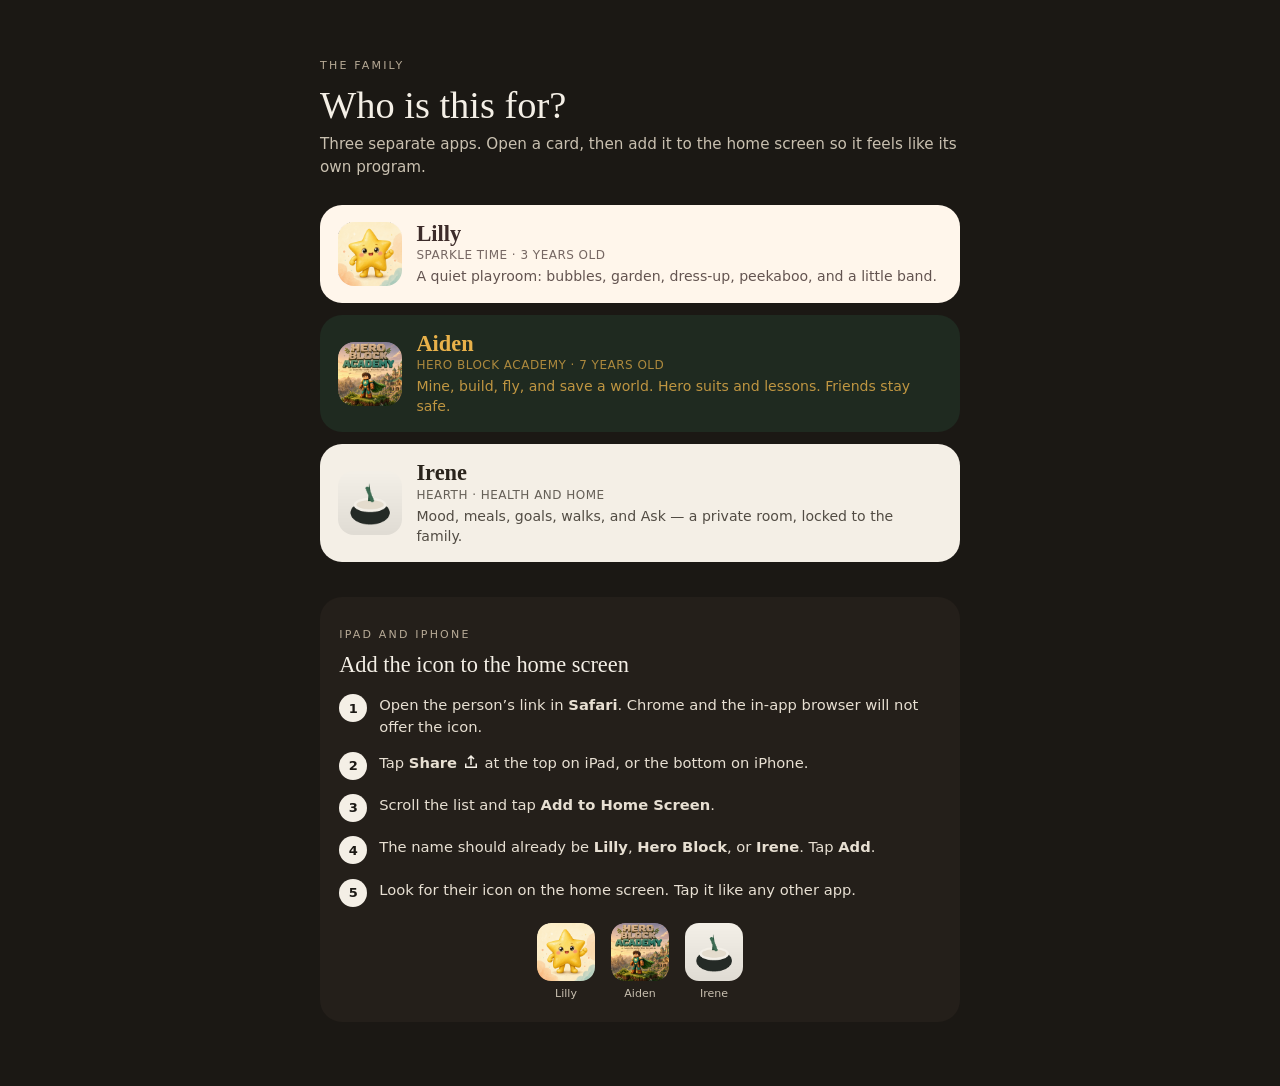
<file: index.html>
<!DOCTYPE html>
<html lang="en">
<head>
  <meta charset="UTF-8" />
  <meta name="viewport" content="width=device-width, initial-scale=1, viewport-fit=cover" />
  <meta name="theme-color" content="#1b1814" />
  <title>Family apps</title>
  <style>
    body { margin:0; min-height:100dvh; background:#1b1814; color:#f4efe6; font-family:Georgia,serif; }
    main { max-width:40rem; margin:0 auto; padding:3rem 1.25rem 4rem; }
    p.k { letter-spacing:.2em; text-transform:uppercase; font-family:system-ui; font-size:11px; color:#b7aa96; }
    h1 { font-weight:500; font-size:2.4rem; margin:.3rem 0 .4rem; }
    .lead { font-family:system-ui; font-size:.95rem; line-height:1.5; color:#c9c0b0; margin:0 0 1.6rem; }
    a.card { display:flex; gap:14px; align-items:center; text-decoration:none; color:inherit; border-radius:22px; padding:1rem 1.15rem; margin:0 0 .75rem; }
    a.lilly { background:#fff6eb; color:#3d2c2a; }
    a.aiden { background:#1f2a20; color:#e8b14a; }
    a.hearth { background:#f4efe6; color:#2a241c; }
    .icon { width:64px; height:64px; border-radius:16px; object-fit:cover; flex:0 0 64px; }
    strong { display:block; font-size:1.4rem; }
    em { display:block; margin-top:.1rem; font-style:normal; font-family:system-ui; font-size:.75rem; letter-spacing:.04em; text-transform:uppercase; opacity:.7; }
    .card span { display:block; margin-top:.3rem; font-family:system-ui; font-size:.88rem; line-height:1.4; opacity:.8; }
    .guide { margin-top:2.2rem; background:#241f1a; border-radius:22px; padding:1.25rem 1.2rem 1.4rem; }
    .guide h2 { font-weight:500; font-size:1.4rem; margin:.2rem 0 1rem; }
    .step { display:flex; gap:12px; margin:0 0 .9rem; font-family:system-ui; }
    .num { flex:0 0 28px; height:28px; border-radius:50%; background:#f4efe6; color:#1b1814; display:grid; place-items:center; font-size:13px; font-weight:700; }
    .step p { margin:0; font-size:.92rem; line-height:1.45; color:#e7dfd2; }
    .step b { font-weight:700; }
    .share { display:inline-block; width:18px; height:18px; vertical-align:-3px; }
    .dock { display:flex; gap:16px; justify-content:center; margin-top:1rem; }
    .dock figure { margin:0; text-align:center; font-family:system-ui; font-size:11px; color:#c9c0b0; }
    .dock img { width:58px; height:58px; border-radius:14px; display:block; margin:0 auto 6px; }
  </style>
</head>
<body>
  <main>
    <p class="k">The family</p>
    <h1>Who is this for?</h1>
    <p class="lead">Three separate apps. Open a card, then add it to the home screen so it feels like its own program.</p>

    <a class="card lilly" href="lilly/">
      <img class="icon" src="icons/lilly-180.png" alt="" />
      <div>
        <strong>Lilly</strong>
        <em>Sparkle Time · 3 years old</em>
        <span>A quiet playroom: bubbles, garden, dress-up, peekaboo, and a little band.</span>
      </div>
    </a>
    <a class="card aiden" href="aiden/">
      <img class="icon" src="icons/aiden-180.png" alt="" />
      <div>
        <strong>Aiden</strong>
        <em>Hero Block Academy · 7 years old</em>
        <span>Mine, build, fly, and save a world. Hero suits and lessons. Friends stay safe.</span>
      </div>
    </a>
    <a class="card hearth" href="hearth/">
      <img class="icon" src="icons/irene-180.png" alt="" />
      <div>
        <strong>Irene</strong>
        <em>Hearth · health and home</em>
        <span>Mood, meals, goals, walks, and Ask — a private room, locked to the family.</span>
      </div>
    </a>

    <section class="guide" id="homescreen">
      <p class="k">iPad and iPhone</p>
      <h2>Add the icon to the home screen</h2>
      <div class="step">
        <div class="num">1</div>
        <p>Open the person’s link in <b>Safari</b>. Chrome and the in-app browser will not offer the icon.</p>
      </div>
      <div class="step">
        <div class="num">2</div>
        <p>Tap <b>Share</b>
          <svg class="share" viewBox="0 0 24 24" fill="none" stroke="#f4efe6" stroke-width="2"><path d="M12 16V4M8 8l4-4 4 4"/><path d="M5 14v5h14v-5"/></svg>
          at the top on iPad, or the bottom on iPhone.
        </p>
      </div>
      <div class="step">
        <div class="num">3</div>
        <p>Scroll the list and tap <b>Add to Home Screen</b>.</p>
      </div>
      <div class="step">
        <div class="num">4</div>
        <p>The name should already be <b>Lilly</b>, <b>Hero Block</b>, or <b>Irene</b>. Tap <b>Add</b>.</p>
      </div>
      <div class="step">
        <div class="num">5</div>
        <p>Look for their icon on the home screen. Tap it like any other app.</p>
      </div>
      <div class="dock">
        <figure>
          <img src="icons/lilly-180.png" alt="" />
          Lilly
        </figure>
        <figure>
          <img src="icons/aiden-180.png" alt="" />
          Aiden
        </figure>
        <figure>
          <img src="icons/irene-180.png" alt="" />
          Irene
        </figure>
      </div>
    </section>
  </main>
</body>
</html>
</file>
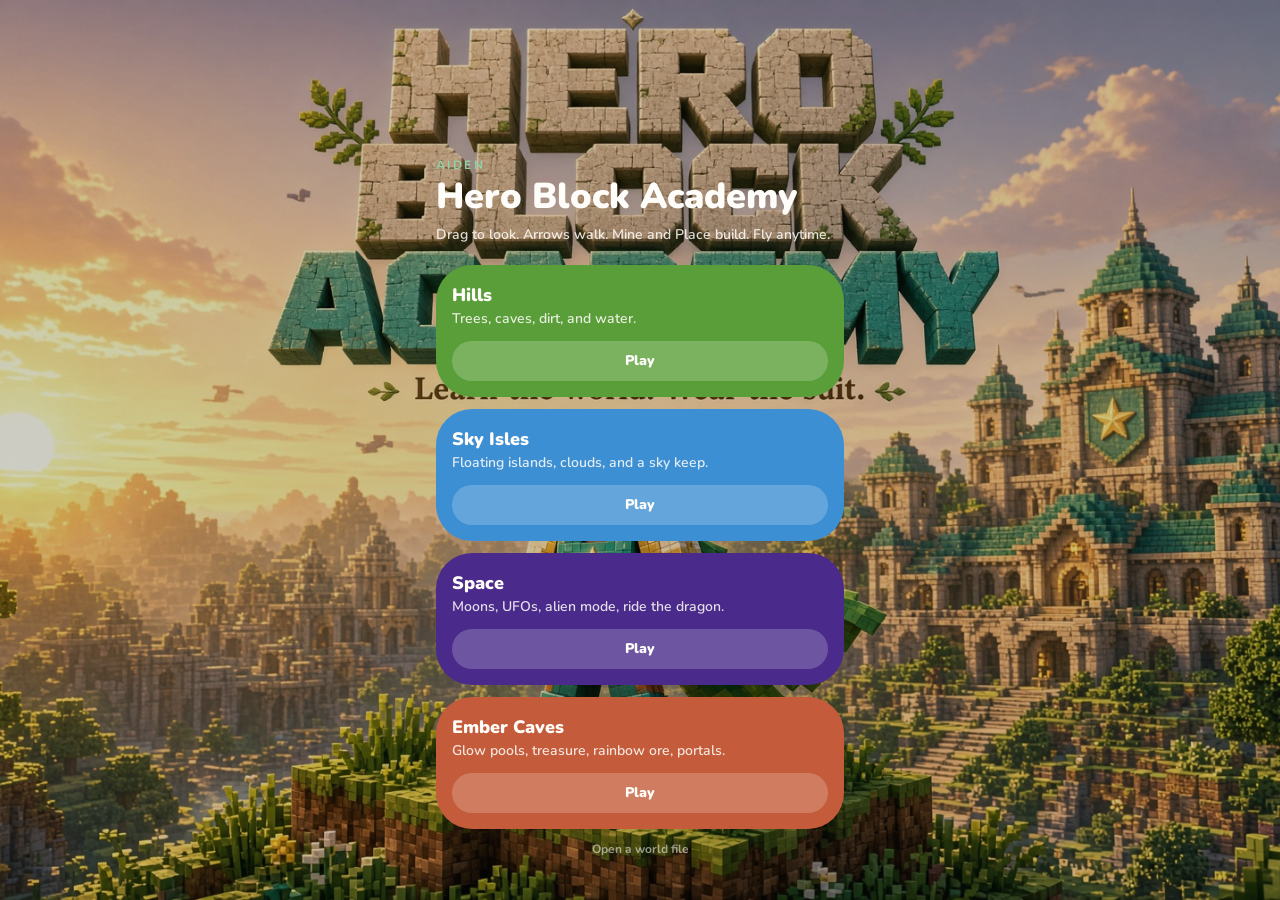
<file: aiden/index.html>
<!DOCTYPE html>
<html lang="en">
  <head>
    <meta charset="UTF-8" />
    <meta name="viewport" content="width=device-width, initial-scale=1, maximum-scale=1, user-scalable=no, viewport-fit=cover" />
    <meta name="apple-mobile-web-app-capable" content="yes" />
    <meta name="apple-mobile-web-app-title" content="Hero Block" />
    <link rel="apple-touch-icon" href="./icon-180.png" />
    <link rel="manifest" href="./manifest.json" />
    <meta name="theme-color" content="#141c16" />
    <title>Hero Block Academy</title>
    <script type="module" crossorigin src="./assets/index-Cz1G92Fz.js"></script>
    <link rel="stylesheet" crossorigin href="./assets/index-BlwRezLp.css">
  </head>
  <body>
    <div id="root"></div>
  </body>
</html>
</file>
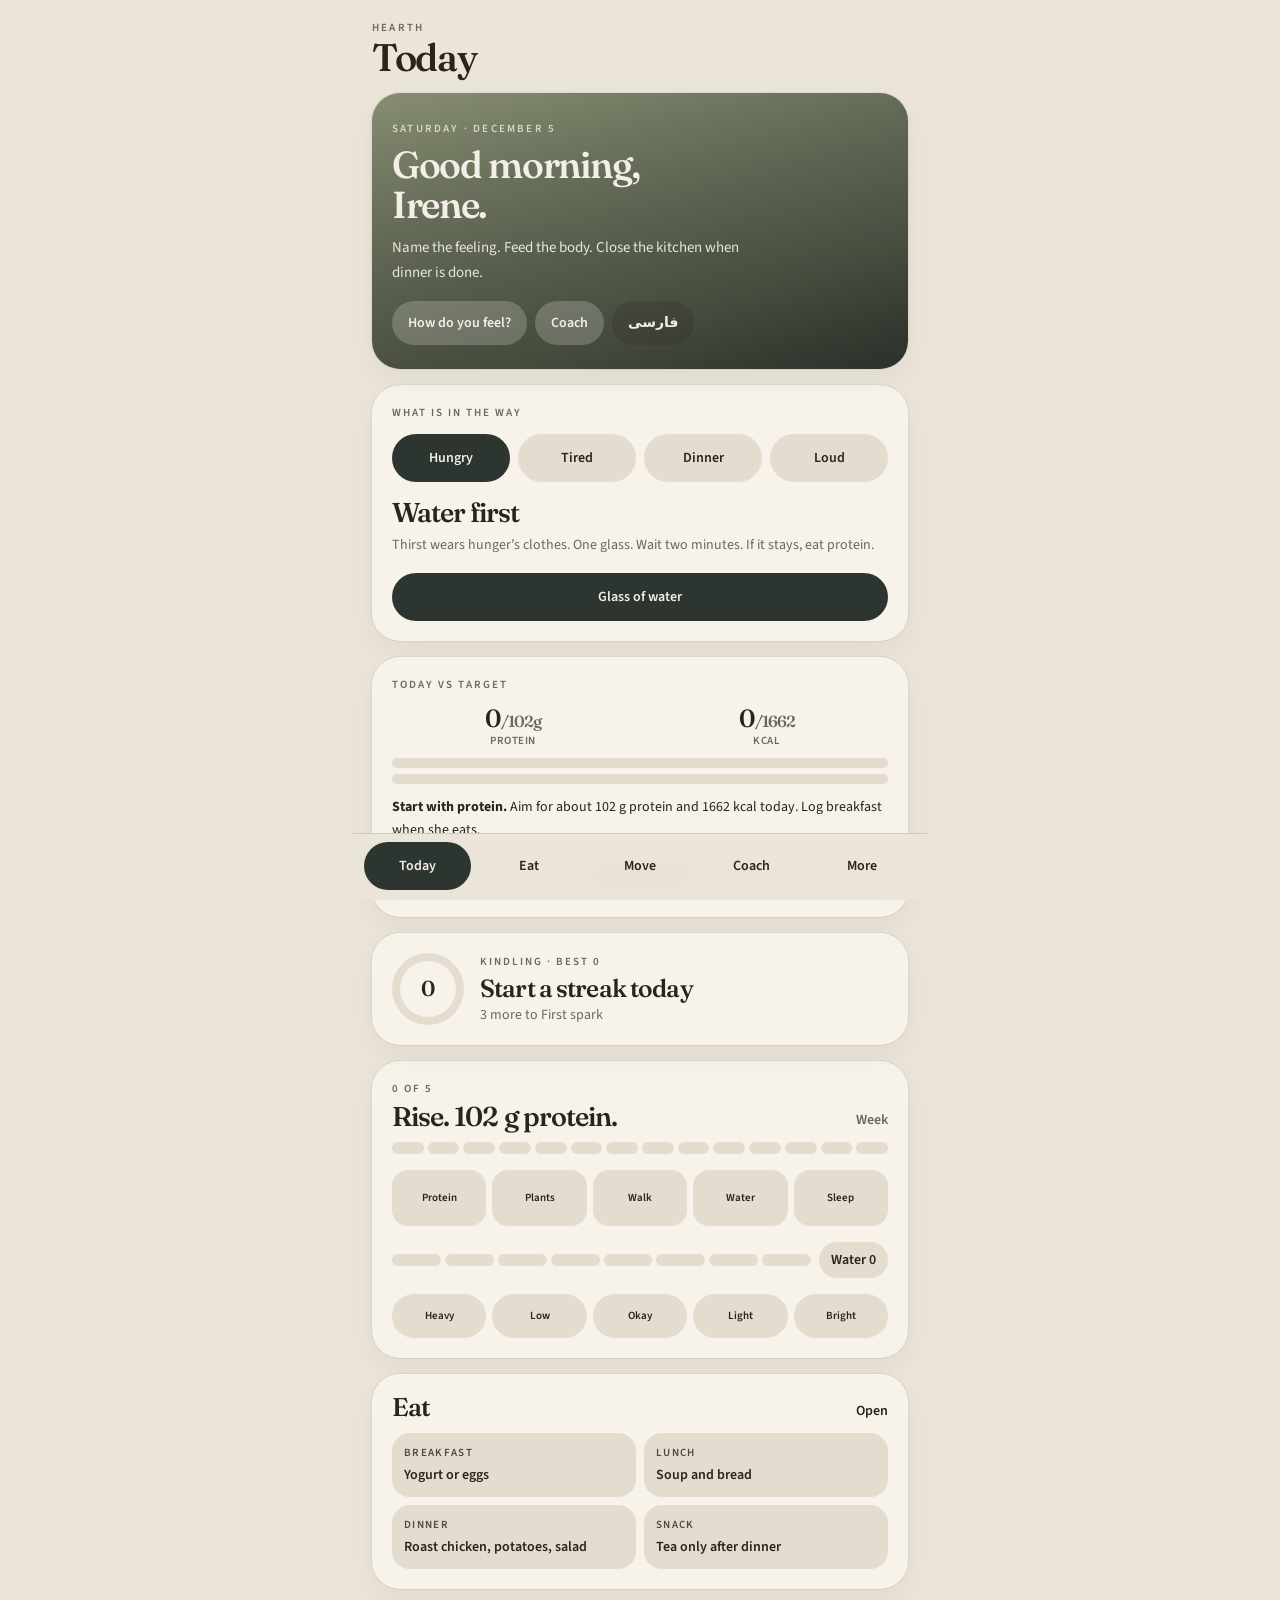
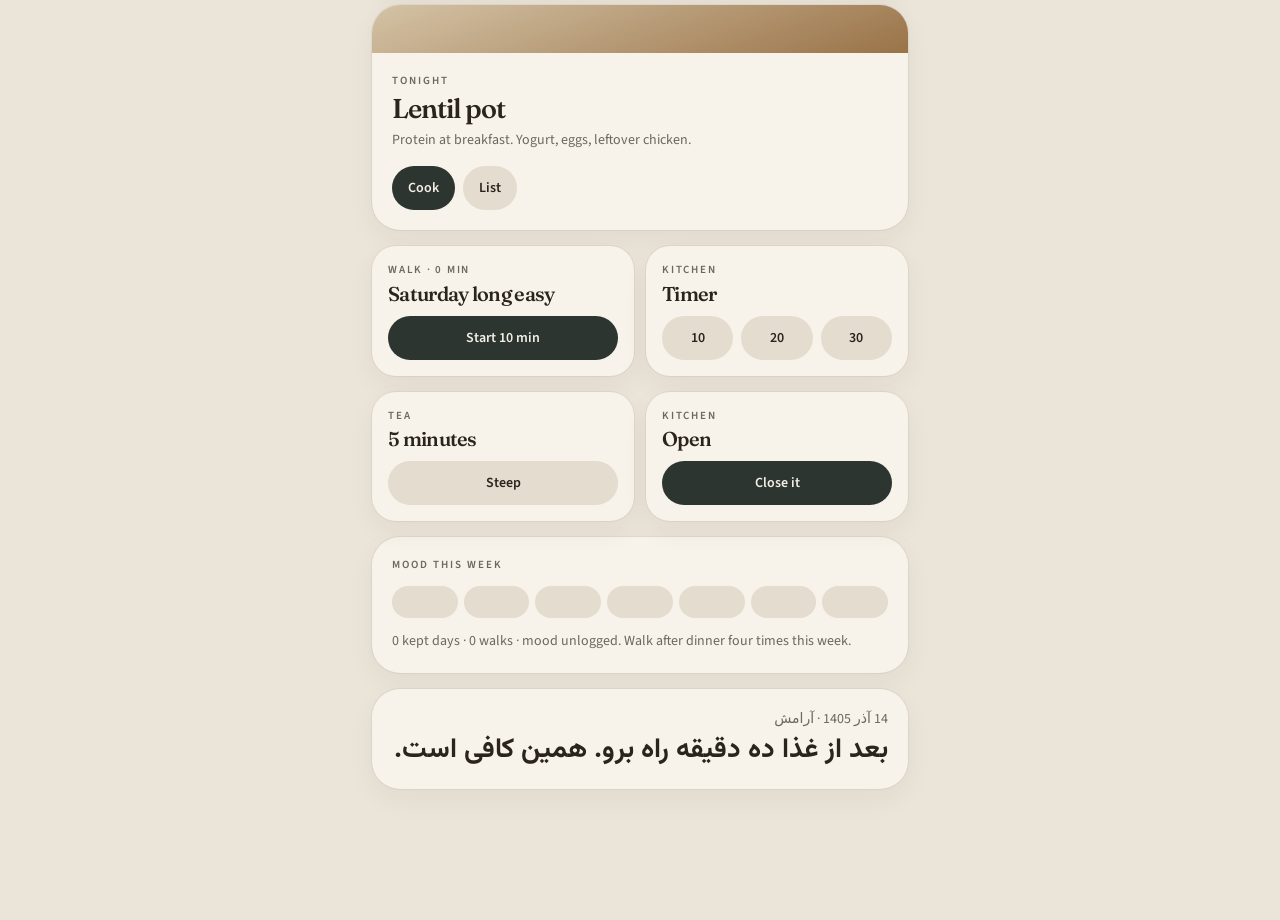
<file: hearth/index.html>
<!DOCTYPE html>
<html lang="en">
  <head>
    <title>Hearth</title>
    <meta charset="UTF-8" />
    <meta name="viewport" content="width=device-width, initial-scale=1, viewport-fit=cover" />
    <meta name="apple-mobile-web-app-capable" content="yes" />
    <meta name="apple-mobile-web-app-title" content="Irene" />
    <meta name="theme-color" content="#f3efe7" />
    <link rel="apple-touch-icon" href="./icon-180.png" />
    <link rel="manifest" href="./assets/manifest-C-4j3yVz.json" />
    <script type="module" crossorigin src="./assets/index-DQZA5y1a.js"></script>
    <link rel="stylesheet" crossorigin href="./assets/index-B64WZmGC.css">
  </head>
  <body>
    <div id="root"></div>
  </body>
</html>
</file>
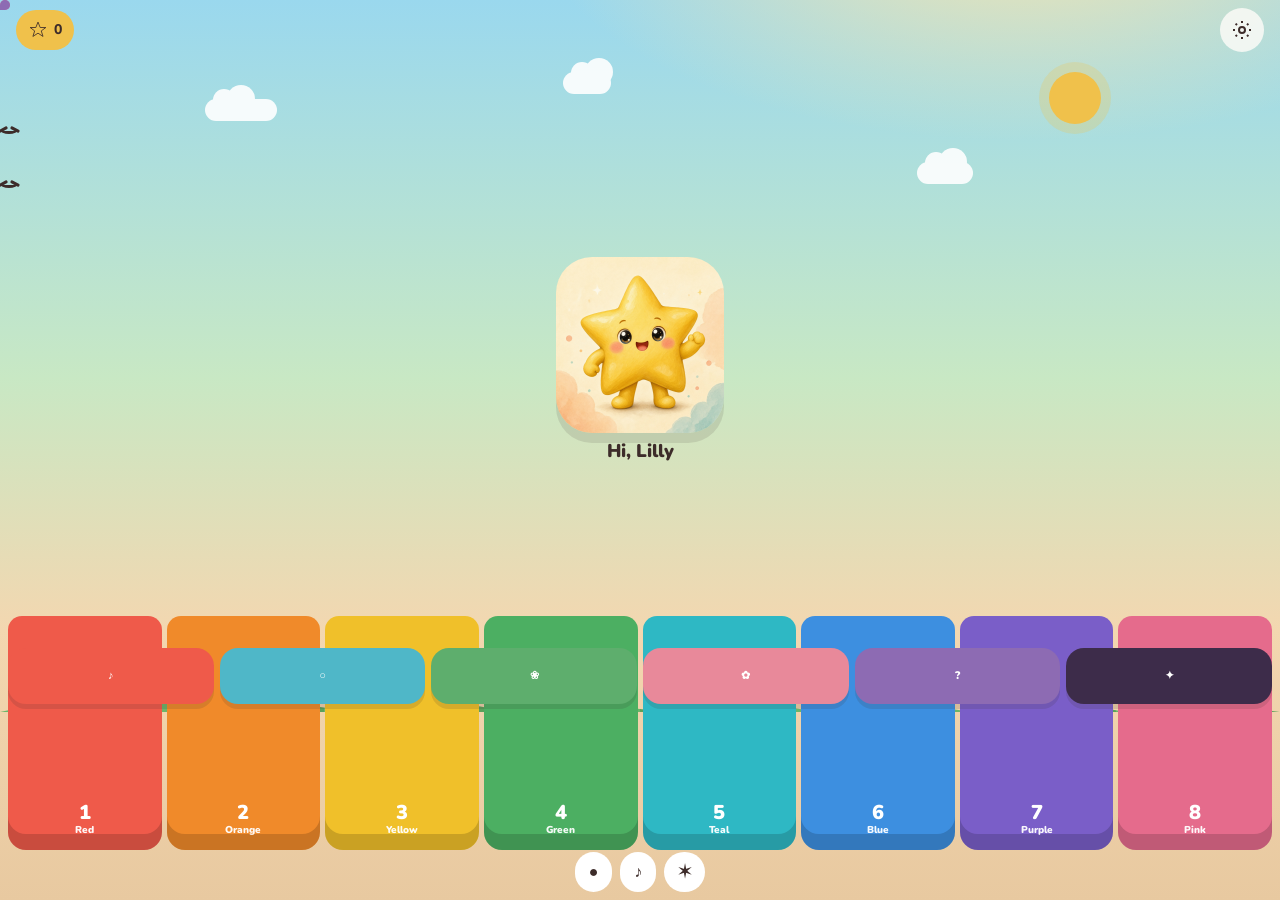
<file: lilly/index.html>
<!DOCTYPE html>
<html lang="en">
  <head>
    <meta charset="UTF-8" />
    <meta name="viewport" content="width=device-width, initial-scale=1, maximum-scale=1, user-scalable=no, viewport-fit=cover" />
    <meta name="apple-mobile-web-app-capable" content="yes" />
    <meta name="mobile-web-app-capable" content="yes" />
    <meta name="apple-mobile-web-app-title" content="Lilly Playhouse" />
    <meta name="theme-color" content="#f6efe4" />
    <link rel="apple-touch-icon" href="./icon-180.png" />
    <link rel="manifest" href="./assets/manifest-3tswocsd.json" />
    <title>Lilly Playhouse</title>
    <script type="module" crossorigin src="./assets/index-DaOzWSsH.js"></script>
    <link rel="stylesheet" crossorigin href="./assets/index-XcoPq0ke.css">
  </head>
  <body>
    <div id="root"></div>
  </body>
</html>
</file>
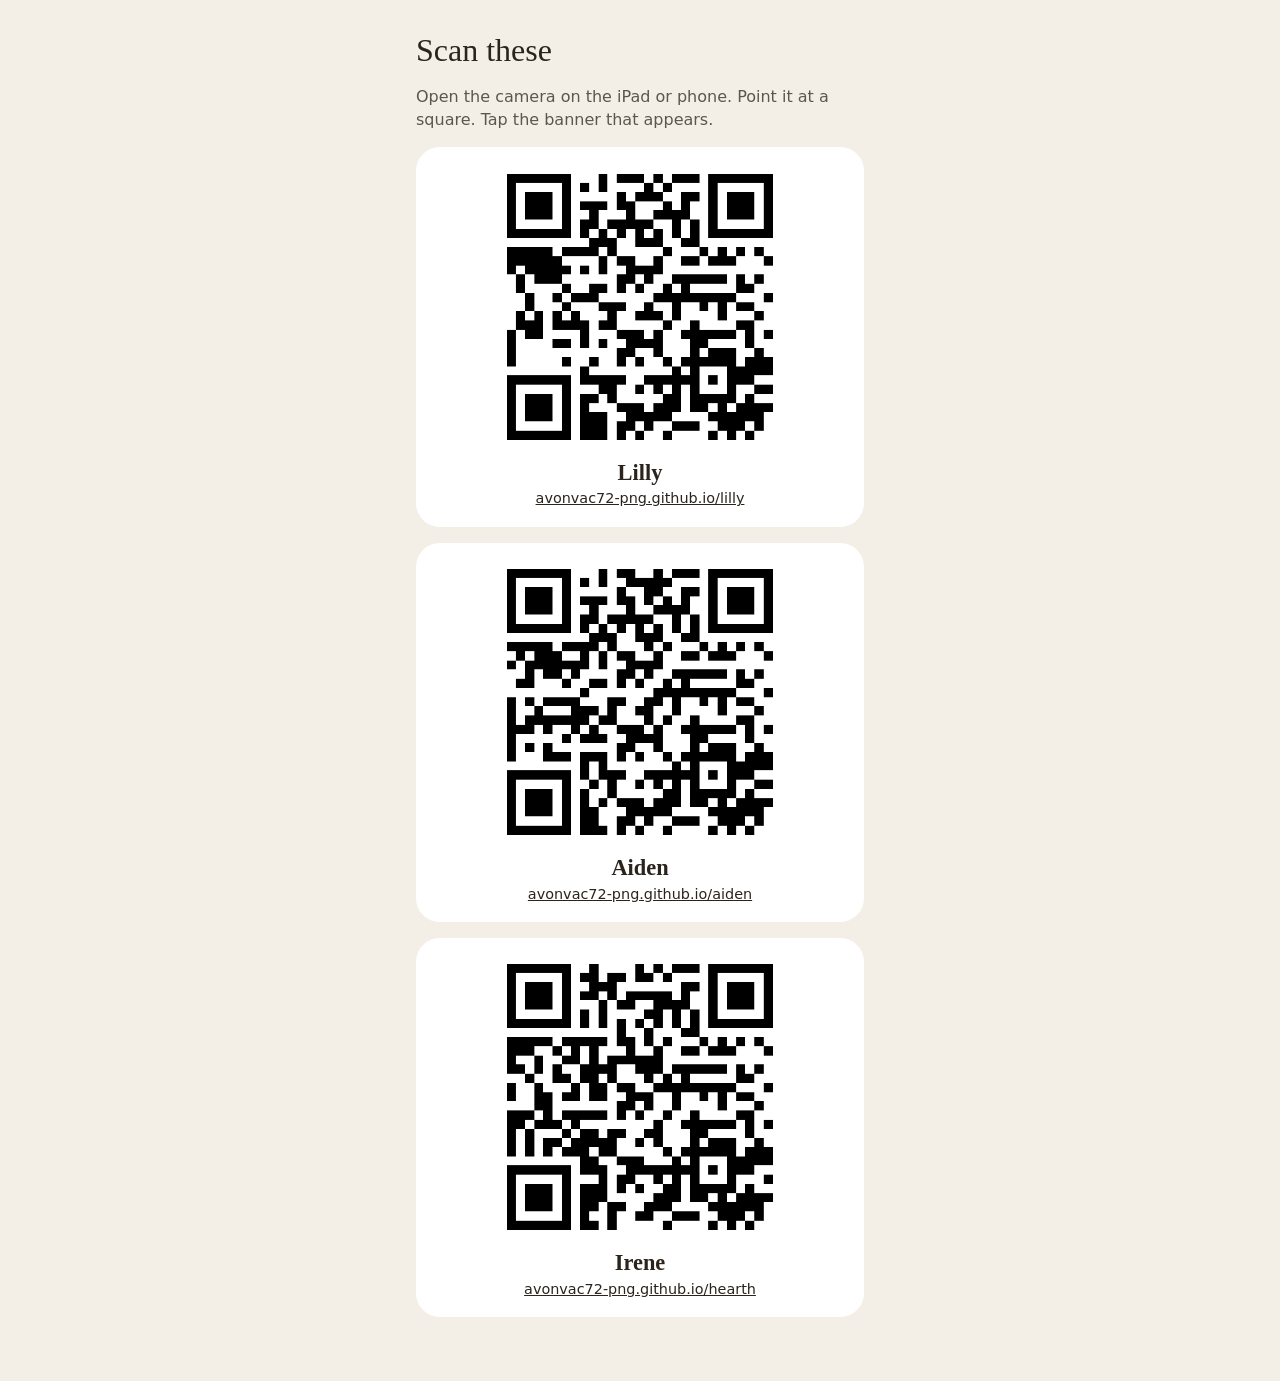
<file: qr/index.html>
<!DOCTYPE html>
<html lang="en">
<head>
  <meta charset="UTF-8" />
  <meta name="viewport" content="width=device-width, initial-scale=1, viewport-fit=cover" />
  <title>Family app codes</title>
  <style>
    body { margin: 0; background: #f4efe6; color: #2a241c; font-family: Georgia, serif; }
    main { max-width: 28rem; margin: 0 auto; padding: 2rem 1.2rem 3rem; }
    h1 { font-weight: 500; font-size: 2rem; margin: 0 0 .4rem; }
    p { font-family: system-ui, sans-serif; line-height: 1.45; color: #5c564c; }
    article { background: #fff; border-radius: 24px; padding: 1.2rem; margin: 1rem 0; text-align: center; }
    img { width: min(100%, 280px); height: auto; background: #fff; }
    h2 { margin: .6rem 0 .2rem; font-size: 1.4rem; }
    a { color: #2a241c; word-break: break-all; font-family: system-ui, sans-serif; font-size: .9rem; }
  </style>
</head>
<body>
  <main>
    <h1>Scan these</h1>
    <p>Open the camera on the iPad or phone. Point it at a square. Tap the banner that appears.</p>

    <article>
      <img src="lilly.png" alt="QR for Lilly" width="280" height="280" />
      <h2>Lilly</h2>
      <a href="https://avonvac72-png.github.io/lilly/">avonvac72-png.github.io/lilly</a>
    </article>
    <article>
      <img src="aiden.png" alt="QR for Aiden" width="280" height="280" />
      <h2>Aiden</h2>
      <a href="https://avonvac72-png.github.io/aiden/">avonvac72-png.github.io/aiden</a>
    </article>
    <article>
      <img src="hearth.png" alt="QR for Irene" width="280" height="280" />
      <h2>Irene</h2>
      <a href="https://avonvac72-png.github.io/hearth/">avonvac72-png.github.io/hearth</a>
    </article>
  </main>
</body>
</html>
</file>
<file: aiden/assets/index-BlwRezLp.css>
@import "https://fonts.googleapis.com/css2?family=Nunito:wght@600;700;800;900&display=swap";@layer components;@layer properties{@supports (((-webkit-hyphens:none)) and (not (margin-trim:inline))) or ((-moz-orient:inline) and (not (color:rgb(from red r g b)))){*,:before,:after,::backdrop{--tw-translate-x:0;--tw-translate-y:0;--tw-translate-z:0;--tw-rotate-x:initial;--tw-rotate-y:initial;--tw-rotate-z:initial;--tw-skew-x:initial;--tw-skew-y:initial;--tw-space-y-reverse:0;--tw-border-style:solid;--tw-gradient-position:initial;--tw-gradient-from:#0000;--tw-gradient-via:#0000;--tw-gradient-to:#0000;--tw-gradient-stops:initial;--tw-gradient-via-stops:initial;--tw-gradient-from-position:0%;--tw-gradient-via-position:50%;--tw-gradient-to-position:100%;--tw-leading:initial;--tw-font-weight:initial;--tw-tracking:initial;--tw-ordinal:initial;--tw-slashed-zero:initial;--tw-numeric-figure:initial;--tw-numeric-spacing:initial;--tw-numeric-fraction:initial;--tw-shadow:0 0 #0000;--tw-shadow-color:initial;--tw-shadow-alpha:100%;--tw-inset-shadow:0 0 #0000;--tw-inset-shadow-color:initial;--tw-inset-shadow-alpha:100%;--tw-ring-color:initial;--tw-ring-shadow:0 0 #0000;--tw-inset-ring-color:initial;--tw-inset-ring-shadow:0 0 #0000;--tw-ring-inset:initial;--tw-ring-offset-width:0px;--tw-ring-offset-color:#fff;--tw-ring-offset-shadow:0 0 #0000;--tw-blur:initial;--tw-brightness:initial;--tw-contrast:initial;--tw-grayscale:initial;--tw-hue-rotate:initial;--tw-invert:initial;--tw-opacity:initial;--tw-saturate:initial;--tw-sepia:initial;--tw-drop-shadow:initial;--tw-drop-shadow-color:initial;--tw-drop-shadow-alpha:100%;--tw-drop-shadow-size:initial;--tw-backdrop-blur:initial;--tw-backdrop-brightness:initial;--tw-backdrop-contrast:initial;--tw-backdrop-grayscale:initial;--tw-backdrop-hue-rotate:initial;--tw-backdrop-invert:initial;--tw-backdrop-opacity:initial;--tw-backdrop-saturate:initial;--tw-backdrop-sepia:initial;--tw-ease:initial;--tw-scale-x:1;--tw-scale-y:1;--tw-scale-z:1;--tw-animation-delay:0s;--tw-animation-direction:normal;--tw-animation-duration:initial;--tw-animation-fill-mode:none;--tw-animation-iteration-count:1;--tw-enter-blur:0;--tw-enter-opacity:1;--tw-enter-rotate:0;--tw-enter-scale:1;--tw-enter-translate-x:0;--tw-enter-translate-y:0;--tw-exit-blur:0;--tw-exit-opacity:1;--tw-exit-rotate:0;--tw-exit-scale:1;--tw-exit-translate-x:0;--tw-exit-translate-y:0}}}@layer theme{:root,:host{--font-sans:"Nunito", ui-rounded, "Segoe UI", system-ui, sans-serif;--font-serif:ui-serif, Georgia, Cambria, "Times New Roman", Times, serif;--font-mono:ui-monospace, SFMono-Regular, Menlo, Monaco, Consolas, "Liberation Mono", "Courier New", monospace;--color-black:#2b211f;--color-white:#fffdf9;--spacing:.25rem;--container-sm:24rem;--container-md:28rem;--container-lg:32rem;--container-xl:36rem;--text-xs:.75rem;--text-xs--line-height:calc(1 / .75);--text-sm:.875rem;--text-sm--line-height:calc(1.25 / .875);--text-base:1rem;--text-base--line-height:calc(1.5 / 1);--text-lg:1.125rem;--text-lg--line-height:calc(1.75 / 1.125);--text-xl:1.25rem;--text-xl--line-height:calc(1.75 / 1.25);--text-2xl:1.5rem;--text-2xl--line-height:calc(2 / 1.5);--text-3xl:1.875rem;--text-3xl--line-height:calc(2.25 / 1.875);--text-4xl:2.25rem;--text-4xl--line-height:calc(2.5 / 2.25);--text-5xl:3rem;--text-5xl--line-height:1;--text-6xl:3.75rem;--text-6xl--line-height:1;--font-weight-medium:500;--font-weight-semibold:600;--font-weight-bold:700;--font-weight-extrabold:800;--font-weight-black:900;--tracking-tight:-.025em;--tracking-normal:0em;--tracking-wider:.05em;--leading-tight:1.25;--leading-snug:1.375;--leading-relaxed:1.625;--radius-md:18px;--radius-lg:28px;--radius-xl:36px;--radius-2xl:1rem;--ease-out:cubic-bezier(0, 0, .2, 1);--animate-pulse:pulse 2s cubic-bezier(.4, 0, .6, 1) infinite;--default-font-family:var(--font-sans);--default-mono-font-family:var(--font-mono);--color-paper:#fff6eb;--color-paper-deep:#f3e2cf;--color-ink:#3d2c2a;--color-muted:#8a6f68;--color-surface:#fffdf9;--color-line:#ead6c4;--color-coral:#e85d4c;--color-peach:#ffb48a;--color-sun:#f0c14b;--color-leaf:#5eae6d;--color-sky:#4fb7c8;--color-rose:#e8899a;--color-plum:#8d6bb3;--color-red:#e85d4c;--color-blue:#4a9fe0}}@layer base{*,:after,:before,::backdrop{box-sizing:border-box;border:0 solid;margin:0;padding:0}::file-selector-button{box-sizing:border-box;border:0 solid;margin:0;padding:0}html,:host{-webkit-text-size-adjust:100%;tab-size:4;line-height:1.5;font-family:var(--default-font-family,-apple-system, BlinkMacSystemFont, "Segoe UI", Roboto, "Helvetica Neue", "Noto Sans", Arial, sans-serif, "Apple Color Emoji", "Segoe UI Emoji", "Segoe UI Symbol", "Noto Color Emoji");font-feature-settings:var(--default-font-feature-settings,normal);font-variation-settings:var(--default-font-variation-settings,normal);-webkit-tap-highlight-color:transparent}hr{height:0;color:inherit;border-top-width:1px}abbr:where([title]){-webkit-text-decoration:underline dotted;text-decoration:underline dotted}h1,h2,h3,h4,h5,h6{font-size:inherit;font-weight:inherit}a{color:inherit;-webkit-text-decoration:inherit;-webkit-text-decoration:inherit;-webkit-text-decoration:inherit;-webkit-text-decoration:inherit;text-decoration:inherit}b,strong{font-weight:bolder}code,kbd,samp,pre{font-family:var(--default-mono-font-family,ui-monospace, SFMono-Regular, Menlo, Monaco, Consolas, "Liberation Mono", "Courier New", monospace);font-feature-settings:var(--default-mono-font-feature-settings,normal);font-variation-settings:var(--default-mono-font-variation-settings,normal);font-size:1em}small{font-size:80%}sub,sup{vertical-align:baseline;font-size:75%;line-height:0;position:relative}sub{bottom:-.25em}sup{top:-.5em}table{text-indent:0;border-color:inherit;border-collapse:collapse}:-moz-focusring:where(:not(iframe)){outline:auto}progress{vertical-align:baseline}summary{display:list-item}ol,ul,menu{list-style:none}img,svg,video,canvas,audio,iframe,embed,object{vertical-align:middle;display:block}img,video{max-width:100%;height:auto}button,input,select,optgroup,textarea{font:inherit;font-feature-settings:inherit;font-variation-settings:inherit;letter-spacing:inherit;color:inherit;opacity:1;background-color:#0000;border-radius:0}::file-selector-button{font:inherit;font-feature-settings:inherit;font-variation-settings:inherit;letter-spacing:inherit;color:inherit;opacity:1;background-color:#0000;border-radius:0}:where(select:is([multiple],[size])) optgroup{font-weight:bolder}:where(select:is([multiple],[size])) optgroup option{padding-inline-start:20px}::file-selector-button{margin-inline-end:4px}::placeholder{opacity:1}@supports (not ((-webkit-appearance:-apple-pay-button))) or (contain-intrinsic-size:1px){::placeholder{color:currentColor}@supports (color:color-mix(in lab, red, red)){::placeholder{color:color-mix(in oklab, currentcolor 50%, transparent)}}}textarea{resize:vertical}::-webkit-search-decoration{-webkit-appearance:none}::-webkit-date-and-time-value{min-height:1lh;text-align:inherit}::-webkit-datetime-edit{display:inline-flex}::-webkit-datetime-edit-fields-wrapper{padding:0}::-webkit-datetime-edit{padding-block:0}::-webkit-datetime-edit-year-field{padding-block:0}::-webkit-datetime-edit-month-field{padding-block:0}::-webkit-datetime-edit-day-field{padding-block:0}::-webkit-datetime-edit-hour-field{padding-block:0}::-webkit-datetime-edit-minute-field{padding-block:0}::-webkit-datetime-edit-second-field{padding-block:0}::-webkit-datetime-edit-millisecond-field{padding-block:0}::-webkit-datetime-edit-meridiem-field{padding-block:0}::-webkit-calendar-picker-indicator{line-height:1}:-moz-ui-invalid{box-shadow:none}button,input:where([type=button],[type=reset],[type=submit]){appearance:button}::file-selector-button{appearance:button}::-webkit-inner-spin-button{height:auto}::-webkit-outer-spin-button{height:auto}[hidden]:where(:not([hidden=until-found])){display:none!important}html,body,#app{min-height:100%}html{background:var(--color-paper);color:var(--color-ink)}body{font-family:var(--font-sans);background:var(--color-paper);color:var(--color-ink);-webkit-tap-highlight-color:transparent;-webkit-font-smoothing:antialiased;margin:0}button:not(:disabled),[role=button]:not(:disabled){cursor:pointer}*{box-sizing:border-box}}@layer utilities{.pointer-events-none{pointer-events:none}.visible{visibility:visible}.absolute{position:absolute}.fixed{position:fixed}.relative{position:relative}.static{position:static}.sticky{position:sticky}.inset-0{inset:0}.-top-2{top:calc(var(--spacing) * -2)}.top-0{top:0}.top-1\/2{top:50%}.top-2{top:calc(var(--spacing) * 2)}.top-3{top:calc(var(--spacing) * 3)}.top-10{top:calc(var(--spacing) * 10)}.top-14{top:calc(var(--spacing) * 14)}.top-16{top:calc(var(--spacing) * 16)}.top-20{top:calc(var(--spacing) * 20)}.top-24{top:calc(var(--spacing) * 24)}.top-28{top:calc(var(--spacing) * 28)}.top-\[4\.6rem\]{top:4.6rem}.top-\[4\.8rem\]{top:4.8rem}.top-\[5\.4rem\]{top:5.4rem}.top-\[6\.4rem\]{top:6.4rem}.-right-4{right:calc(var(--spacing) * -4)}.right-0{right:0}.right-3{right:calc(var(--spacing) * 3)}.bottom-0{bottom:0}.bottom-2{bottom:calc(var(--spacing) * 2)}.bottom-3{bottom:calc(var(--spacing) * 3)}.bottom-8{bottom:calc(var(--spacing) * 8)}.bottom-16{bottom:calc(var(--spacing) * 16)}.left-0{left:0}.left-1\/2{left:50%}.left-3{left:calc(var(--spacing) * 3)}.z-10{z-index:10}.z-20{z-index:20}.z-30{z-index:30}.z-40{z-index:40}.z-50{z-index:50}.mx-auto{margin-inline:auto}.mt-0\.5{margin-top:calc(var(--spacing) * .5)}.mt-1{margin-top:var(--spacing)}.mt-1\.5{margin-top:calc(var(--spacing) * 1.5)}.mt-2{margin-top:calc(var(--spacing) * 2)}.mt-3{margin-top:calc(var(--spacing) * 3)}.mt-4{margin-top:calc(var(--spacing) * 4)}.mt-5{margin-top:calc(var(--spacing) * 5)}.mt-6{margin-top:calc(var(--spacing) * 6)}.mt-8{margin-top:calc(var(--spacing) * 8)}.mr-4{margin-right:calc(var(--spacing) * 4)}.mb-1{margin-bottom:var(--spacing)}.mb-2{margin-bottom:calc(var(--spacing) * 2)}.mb-3{margin-bottom:calc(var(--spacing) * 3)}.ml-8{margin-left:calc(var(--spacing) * 8)}.block{display:block}.flex{display:flex}.grid{display:grid}.hidden{display:none}.inline{display:inline}.inline-block{display:inline-block}.table{display:table}.aspect-square{aspect-ratio:1}.h-2{height:calc(var(--spacing) * 2)}.h-3{height:calc(var(--spacing) * 3)}.h-4{height:calc(var(--spacing) * 4)}.h-5{height:calc(var(--spacing) * 5)}.h-6{height:calc(var(--spacing) * 6)}.h-7{height:calc(var(--spacing) * 7)}.h-8{height:calc(var(--spacing) * 8)}.h-10{height:calc(var(--spacing) * 10)}.h-11{height:calc(var(--spacing) * 11)}.h-12{height:calc(var(--spacing) * 12)}.h-14{height:calc(var(--spacing) * 14)}.h-16{height:calc(var(--spacing) * 16)}.h-20{height:calc(var(--spacing) * 20)}.h-24{height:calc(var(--spacing) * 24)}.h-28{height:calc(var(--spacing) * 28)}.h-40{height:calc(var(--spacing) * 40)}.h-44{height:calc(var(--spacing) * 44)}.h-\[62vh\]{height:62vh}.h-full{height:100%}.h-px{height:1px}.max-h-28{max-height:calc(var(--spacing) * 28)}.max-h-\[90dvh\]{max-height:90dvh}.min-h-10{min-height:calc(var(--spacing) * 10)}.min-h-11{min-height:calc(var(--spacing) * 11)}.min-h-12{min-height:calc(var(--spacing) * 12)}.min-h-14{min-height:calc(var(--spacing) * 14)}.min-h-16{min-height:calc(var(--spacing) * 16)}.min-h-24{min-height:calc(var(--spacing) * 24)}.min-h-28{min-height:calc(var(--spacing) * 28)}.min-h-32{min-height:calc(var(--spacing) * 32)}.min-h-40{min-height:calc(var(--spacing) * 40)}.min-h-\[52vh\]{min-height:52vh}.min-h-\[56vh\]{min-height:56vh}.min-h-dvh{min-height:100dvh}.w-5{width:calc(var(--spacing) * 5)}.w-6{width:calc(var(--spacing) * 6)}.w-7{width:calc(var(--spacing) * 7)}.w-8{width:calc(var(--spacing) * 8)}.w-10{width:calc(var(--spacing) * 10)}.w-11{width:calc(var(--spacing) * 11)}.w-12{width:calc(var(--spacing) * 12)}.w-14{width:calc(var(--spacing) * 14)}.w-16{width:calc(var(--spacing) * 16)}.w-20{width:calc(var(--spacing) * 20)}.w-24{width:calc(var(--spacing) * 24)}.w-44{width:calc(var(--spacing) * 44)}.w-56{width:calc(var(--spacing) * 56)}.w-full{width:100%}.w-px{width:1px}.max-w-24{max-width:calc(var(--spacing) * 24)}.max-w-\[22rem\]{max-width:22rem}.max-w-\[220px\]{max-width:220px}.max-w-lg{max-width:var(--container-lg)}.max-w-md{max-width:var(--container-md)}.max-w-sm{max-width:var(--container-sm)}.max-w-xl{max-width:var(--container-xl)}.min-w-0{min-width:0}.flex-1{flex:1}.shrink-0{flex-shrink:0}.grow{flex-grow:1}.-translate-x-1\/2{--tw-translate-x:calc(calc(1 / 2 * 100%) * -1);translate:var(--tw-translate-x) var(--tw-translate-y)}.-translate-y-1\/2{--tw-translate-y:calc(calc(1 / 2 * 100%) * -1);translate:var(--tw-translate-x) var(--tw-translate-y)}.transform{transform:var(--tw-rotate-x,) var(--tw-rotate-y,) var(--tw-rotate-z,) var(--tw-skew-x,) var(--tw-skew-y,)}.animate-pulse{animation:var(--animate-pulse)}.cursor-pointer{cursor:pointer}.touch-none{touch-action:none}.resize{resize:both}.list-decimal{list-style-type:decimal}.grid-cols-1{grid-template-columns:repeat(1,minmax(0,1fr))}.grid-cols-2{grid-template-columns:repeat(2,minmax(0,1fr))}.grid-cols-3{grid-template-columns:repeat(3,minmax(0,1fr))}.grid-cols-5{grid-template-columns:repeat(5,minmax(0,1fr))}.grid-cols-7{grid-template-columns:repeat(7,minmax(0,1fr))}.grid-cols-9{grid-template-columns:repeat(9,minmax(0,1fr))}.flex-col{flex-direction:column}.flex-wrap{flex-wrap:wrap}.place-items-center{place-items:center}.items-center{align-items:center}.items-end{align-items:flex-end}.items-start{align-items:flex-start}.justify-between{justify-content:space-between}.justify-center{justify-content:center}.justify-end{justify-content:flex-end}.gap-1{gap:var(--spacing)}.gap-1\.5{gap:calc(var(--spacing) * 1.5)}.gap-2{gap:calc(var(--spacing) * 2)}.gap-3{gap:calc(var(--spacing) * 3)}.gap-4{gap:calc(var(--spacing) * 4)}:where(.space-y-1>:not(:last-child)){--tw-space-y-reverse:0;margin-block-start:calc(var(--spacing) * var(--tw-space-y-reverse));margin-block-end:calc(var(--spacing) * calc(1 - var(--tw-space-y-reverse)))}:where(.space-y-2>:not(:last-child)){--tw-space-y-reverse:0;margin-block-start:calc(calc(var(--spacing) * 2) * var(--tw-space-y-reverse));margin-block-end:calc(calc(var(--spacing) * 2) * calc(1 - var(--tw-space-y-reverse)))}:where(.space-y-3>:not(:last-child)){--tw-space-y-reverse:0;margin-block-start:calc(calc(var(--spacing) * 3) * var(--tw-space-y-reverse));margin-block-end:calc(calc(var(--spacing) * 3) * calc(1 - var(--tw-space-y-reverse)))}:where(.space-y-4>:not(:last-child)){--tw-space-y-reverse:0;margin-block-start:calc(calc(var(--spacing) * 4) * var(--tw-space-y-reverse));margin-block-end:calc(calc(var(--spacing) * 4) * calc(1 - var(--tw-space-y-reverse)))}:where(.space-y-5>:not(:last-child)){--tw-space-y-reverse:0;margin-block-start:calc(calc(var(--spacing) * 5) * var(--tw-space-y-reverse));margin-block-end:calc(calc(var(--spacing) * 5) * calc(1 - var(--tw-space-y-reverse)))}.overflow-hidden{overflow:hidden}.overflow-y-auto{overflow-y:auto}.rounded{border-radius:.25rem}.rounded-2xl{border-radius:var(--radius-2xl)}.rounded-\[16px\]{border-radius:16px}.rounded-\[18px\]{border-radius:18px}.rounded-\[20px\]{border-radius:20px}.rounded-\[22px\]{border-radius:22px}.rounded-\[24px\]{border-radius:24px}.rounded-\[28px\]{border-radius:28px}.rounded-\[32px\]{border-radius:32px}.rounded-\[36px\]{border-radius:36px}.rounded-full{border-radius:2147483647px}.rounded-lg{border-radius:var(--radius-lg)}.rounded-md{border-radius:var(--radius-md)}.rounded-xl{border-radius:var(--radius-xl)}.rounded-t-md{border-top-left-radius:var(--radius-md);border-top-right-radius:var(--radius-md)}.border{border-style:var(--tw-border-style);border-width:1px}.border-0{border-style:var(--tw-border-style);border-width:0}.border-t{border-top-style:var(--tw-border-style);border-top-width:1px}.border-\[var\(--h-line\)\]{border-color:var(--h-line)}.border-line{border-color:var(--color-line)}.bg-\[\#1b241c\]{background-color:#1b241c}.bg-\[\#1b241c\]\/95{background-color:oklab(24.8654% -.0167204 .0104524/.95)}.bg-\[\#1b1814\]{background-color:#1b1814}.bg-\[\#1c1408\]{background-color:#1c1408}.bg-\[\#1c1814\]{background-color:#1c1814}.bg-\[\#1f2a20\]{background-color:#1f2a20}.bg-\[\#2a241c\]{background-color:#2a241c}.bg-\[\#4a4034\]{background-color:#4a4034}.bg-\[\#5b4fa3\]{background-color:#5b4fa3}.bg-\[\#6a4cff\]{background-color:#6a4cff}.bg-\[\#6a8f42\]{background-color:#6a8f42}.bg-\[\#7cae5a\]{background-color:#7cae5a}.bg-\[\#87c6e6\]{background-color:#87c6e6}.bg-\[\#241f1a\]{background-color:#241f1a}.bg-\[\#101810\]{background-color:#101810}.bg-\[\#c45b3a\]{background-color:#c45b3a}.bg-\[\#c47a3a\]{background-color:#c47a3a}.bg-\[\#e8b14a\]{background-color:#e8b14a}.bg-\[\#e85d4c\]{background-color:#e85d4c}.bg-\[\#f4efe6\]{background-color:#f4efe6}.bg-\[\#f5c8d4\]{background-color:#f5c8d4}.bg-\[\#fff6eb\]{background-color:#fff6eb}.bg-\[var\(--h-accent\)\],.bg-\[var\(--h-accent\)\]\/40{background-color:var(--h-accent)}@supports (color:color-mix(in lab, red, red)){.bg-\[var\(--h-accent\)\]\/40{background-color:color-mix(in oklab, var(--h-accent) 40%, transparent)}}.bg-\[var\(--h-accent\)\]\/50{background-color:var(--h-accent)}@supports (color:color-mix(in lab, red, red)){.bg-\[var\(--h-accent\)\]\/50{background-color:color-mix(in oklab, var(--h-accent) 50%, transparent)}}.bg-\[var\(--h-bg\)\],.bg-\[var\(--h-bg\)\]\/95{background-color:var(--h-bg)}@supports (color:color-mix(in lab, red, red)){.bg-\[var\(--h-bg\)\]\/95{background-color:color-mix(in oklab, var(--h-bg) 95%, transparent)}}.bg-\[var\(--h-chip\)\]{background-color:var(--h-chip)}.bg-\[var\(--h-ok\)\]{background-color:var(--h-ok)}.bg-\[var\(--h-paper\)\]{background-color:var(--h-paper)}.bg-black\/10{background-color:#2b211f1a}@supports (color:color-mix(in lab, red, red)){.bg-black\/10{background-color:color-mix(in oklab, var(--color-black) 10%, transparent)}}.bg-black\/20{background-color:#2b211f33}@supports (color:color-mix(in lab, red, red)){.bg-black\/20{background-color:color-mix(in oklab, var(--color-black) 20%, transparent)}}.bg-black\/40{background-color:#2b211f66}@supports (color:color-mix(in lab, red, red)){.bg-black\/40{background-color:color-mix(in oklab, var(--color-black) 40%, transparent)}}.bg-black\/45{background-color:#2b211f73}@supports (color:color-mix(in lab, red, red)){.bg-black\/45{background-color:color-mix(in oklab, var(--color-black) 45%, transparent)}}.bg-black\/50{background-color:#2b211f80}@supports (color:color-mix(in lab, red, red)){.bg-black\/50{background-color:color-mix(in oklab, var(--color-black) 50%, transparent)}}.bg-black\/55{background-color:#2b211f8c}@supports (color:color-mix(in lab, red, red)){.bg-black\/55{background-color:color-mix(in oklab, var(--color-black) 55%, transparent)}}.bg-blue{background-color:var(--color-blue)}.bg-coral{background-color:var(--color-coral)}.bg-ink{background-color:var(--color-ink)}.bg-ink\/40{background-color:#3d2c2a66}@supports (color:color-mix(in lab, red, red)){.bg-ink\/40{background-color:color-mix(in oklab, var(--color-ink) 40%, transparent)}}.bg-leaf{background-color:var(--color-leaf)}.bg-paper{background-color:var(--color-paper)}.bg-paper-deep{background-color:var(--color-paper-deep)}.bg-peach{background-color:var(--color-peach)}.bg-plum{background-color:var(--color-plum)}.bg-red{background-color:var(--color-red)}.bg-rose{background-color:var(--color-rose)}.bg-sky{background-color:var(--color-sky)}.bg-sun{background-color:var(--color-sun)}.bg-surface{background-color:var(--color-surface)}.bg-white{background-color:var(--color-white)}.bg-white\/10{background-color:#fffdf91a}@supports (color:color-mix(in lab, red, red)){.bg-white\/10{background-color:color-mix(in oklab, var(--color-white) 10%, transparent)}}.bg-white\/15{background-color:#fffdf926}@supports (color:color-mix(in lab, red, red)){.bg-white\/15{background-color:color-mix(in oklab, var(--color-white) 15%, transparent)}}.bg-white\/20{background-color:#fffdf933}@supports (color:color-mix(in lab, red, red)){.bg-white\/20{background-color:color-mix(in oklab, var(--color-white) 20%, transparent)}}.bg-white\/80{background-color:#fffdf9cc}@supports (color:color-mix(in lab, red, red)){.bg-white\/80{background-color:color-mix(in oklab, var(--color-white) 80%, transparent)}}.bg-gradient-to-b{--tw-gradient-position:to bottom in oklab;background-image:linear-gradient(var(--tw-gradient-stops))}.from-sky{--tw-gradient-from:var(--color-sky);--tw-gradient-stops:var(--tw-gradient-via-stops,var(--tw-gradient-position), var(--tw-gradient-from) var(--tw-gradient-from-position), var(--tw-gradient-to) var(--tw-gradient-to-position))}.to-\[\#d7f3ff\]{--tw-gradient-to:#d7f3ff;--tw-gradient-stops:var(--tw-gradient-via-stops,var(--tw-gradient-position), var(--tw-gradient-from) var(--tw-gradient-from-position), var(--tw-gradient-to) var(--tw-gradient-to-position))}.object-cover{object-fit:cover}.p-1{padding:var(--spacing)}.p-3{padding:calc(var(--spacing) * 3)}.p-4{padding:calc(var(--spacing) * 4)}.p-5{padding:calc(var(--spacing) * 5)}.p-6{padding:calc(var(--spacing) * 6)}.p-8{padding:calc(var(--spacing) * 8)}.px-1{padding-inline:var(--spacing)}.px-2{padding-inline:calc(var(--spacing) * 2)}.px-3{padding-inline:calc(var(--spacing) * 3)}.px-4{padding-inline:calc(var(--spacing) * 4)}.px-5{padding-inline:calc(var(--spacing) * 5)}.px-6{padding-inline:calc(var(--spacing) * 6)}.py-1{padding-block:var(--spacing)}.py-2{padding-block:calc(var(--spacing) * 2)}.py-2\.5{padding-block:calc(var(--spacing) * 2.5)}.py-3{padding-block:calc(var(--spacing) * 3)}.py-4{padding-block:calc(var(--spacing) * 4)}.py-8{padding-block:calc(var(--spacing) * 8)}.py-10{padding-block:calc(var(--spacing) * 10)}.py-12{padding-block:calc(var(--spacing) * 12)}.pt-3{padding-top:calc(var(--spacing) * 3)}.pt-7{padding-top:calc(var(--spacing) * 7)}.pt-\[max\(1\.25rem\,env\(safe-area-inset-top\)\)\]{padding-top:max(1.25rem, env(safe-area-inset-top))}.pb-4{padding-bottom:calc(var(--spacing) * 4)}.pb-6{padding-bottom:calc(var(--spacing) * 6)}.pb-10{padding-bottom:calc(var(--spacing) * 10)}.pb-16{padding-bottom:calc(var(--spacing) * 16)}.pb-\[max\(0\.6rem\,env\(safe-area-inset-bottom\)\)\]{padding-bottom:max(.6rem, env(safe-area-inset-bottom))}.pl-4{padding-left:calc(var(--spacing) * 4)}.pl-5{padding-left:calc(var(--spacing) * 5)}.text-center{text-align:center}.text-left{text-align:left}.text-right{text-align:right}.font-sans{font-family:var(--font-sans)}.font-serif{font-family:var(--font-serif)}.text-2xl{font-size:var(--text-2xl);line-height:var(--tw-leading,var(--text-2xl--line-height))}.text-3xl{font-size:var(--text-3xl);line-height:var(--tw-leading,var(--text-3xl--line-height))}.text-4xl{font-size:var(--text-4xl);line-height:var(--tw-leading,var(--text-4xl--line-height))}.text-5xl{font-size:var(--text-5xl);line-height:var(--tw-leading,var(--text-5xl--line-height))}.text-6xl{font-size:var(--text-6xl);line-height:var(--tw-leading,var(--text-6xl--line-height))}.text-base{font-size:var(--text-base);line-height:var(--tw-leading,var(--text-base--line-height))}.text-lg{font-size:var(--text-lg);line-height:var(--tw-leading,var(--text-lg--line-height))}.text-sm{font-size:var(--text-sm);line-height:var(--tw-leading,var(--text-sm--line-height))}.text-xl{font-size:var(--text-xl);line-height:var(--tw-leading,var(--text-xl--line-height))}.text-xs{font-size:var(--text-xs);line-height:var(--tw-leading,var(--text-xs--line-height))}.text-\[1\.5rem\]{font-size:1.5rem}.text-\[1\.6rem\]{font-size:1.6rem}.text-\[1\.7rem\]{font-size:1.7rem}.text-\[1\.8rem\]{font-size:1.8rem}.text-\[1\.9rem\]{font-size:1.9rem}.text-\[1\.55rem\]{font-size:1.55rem}.text-\[2\.2rem\]{font-size:2.2rem}.text-\[2\.4rem\]{font-size:2.4rem}.text-\[2\.35rem\]{font-size:2.35rem}.text-\[2rem\]{font-size:2rem}.text-\[3rem\]{font-size:3rem}.text-\[10px\]{font-size:10px}.text-\[11px\]{font-size:11px}.text-\[12px\]{font-size:12px}.text-\[15px\]{font-size:15px}.leading-none{--tw-leading:1;line-height:1}.leading-relaxed{--tw-leading:var(--leading-relaxed);line-height:var(--leading-relaxed)}.leading-snug{--tw-leading:var(--leading-snug);line-height:var(--leading-snug)}.leading-tight{--tw-leading:var(--leading-tight);line-height:var(--leading-tight)}.font-black{--tw-font-weight:var(--font-weight-black);font-weight:var(--font-weight-black)}.font-bold{--tw-font-weight:var(--font-weight-bold);font-weight:var(--font-weight-bold)}.font-extrabold{--tw-font-weight:var(--font-weight-extrabold);font-weight:var(--font-weight-extrabold)}.font-medium{--tw-font-weight:var(--font-weight-medium);font-weight:var(--font-weight-medium)}.font-semibold{--tw-font-weight:var(--font-weight-semibold);font-weight:var(--font-weight-semibold)}.tracking-\[0\.2em\]{--tw-tracking:.2em;letter-spacing:.2em}.tracking-\[0\.3em\]{--tw-tracking:.3em;letter-spacing:.3em}.tracking-\[0\.4em\]{--tw-tracking:.4em;letter-spacing:.4em}.tracking-\[0\.12em\]{--tw-tracking:.12em;letter-spacing:.12em}.tracking-\[0\.14em\]{--tw-tracking:.14em;letter-spacing:.14em}.tracking-\[0\.16em\]{--tw-tracking:.16em;letter-spacing:.16em}.tracking-\[0\.18em\]{--tw-tracking:.18em;letter-spacing:.18em}.tracking-\[0\.35em\]{--tw-tracking:.35em;letter-spacing:.35em}.tracking-normal{--tw-tracking:var(--tracking-normal);letter-spacing:var(--tracking-normal)}.tracking-tight{--tw-tracking:var(--tracking-tight);letter-spacing:var(--tracking-tight)}.tracking-wider{--tw-tracking:var(--tracking-wider);letter-spacing:var(--tracking-wider)}.break-words{overflow-wrap:break-word}.break-all{word-break:break-all}.whitespace-pre-wrap{white-space:pre-wrap}.text-\[\#1c1408\]{color:#1c1408}.text-\[\#2a241c\]{color:#2a241c}.text-\[\#3d2c2a\]{color:#3d2c2a}.text-\[\#6b564f\]{color:#6b564f}.text-\[\#6f6a60\]{color:#6f6a60}.text-\[\#7dff9a\]{color:#7dff9a}.text-\[\#8a3a2a\]{color:#8a3a2a}.text-\[\#8a6f68\]{color:#8a6f68}.text-\[\#8fd4a8\]{color:#8fd4a8}.text-\[\#b7aa96\]{color:#b7aa96}.text-\[\#c9b27a\]{color:#c9b27a}.text-\[\#c9c0b0\]{color:#c9c0b0}.text-\[\#e7dfd2\]{color:#e7dfd2}.text-\[\#e8b14a\]{color:#e8b14a}.text-\[\#f4efe4\]{color:#f4efe4}.text-\[\#f4efe6\]{color:#f4efe6}.text-\[var\(--h-accent-fg\)\]{color:var(--h-accent-fg)}.text-\[var\(--h-muted\)\]{color:var(--h-muted)}.text-coral{color:var(--color-coral)}.text-ink{color:var(--color-ink)}.text-ink\/70{color:#3d2c2ab3}@supports (color:color-mix(in lab, red, red)){.text-ink\/70{color:color-mix(in oklab, var(--color-ink) 70%, transparent)}}.text-ink\/80{color:#3d2c2acc}@supports (color:color-mix(in lab, red, red)){.text-ink\/80{color:color-mix(in oklab, var(--color-ink) 80%, transparent)}}.text-muted{color:var(--color-muted)}.text-paper{color:var(--color-paper)}.text-white{color:var(--color-white)}.text-white\/45{color:#fffdf973}@supports (color:color-mix(in lab, red, red)){.text-white\/45{color:color-mix(in oklab, var(--color-white) 45%, transparent)}}.text-white\/50{color:#fffdf980}@supports (color:color-mix(in lab, red, red)){.text-white\/50{color:color-mix(in oklab, var(--color-white) 50%, transparent)}}.text-white\/55{color:#fffdf98c}@supports (color:color-mix(in lab, red, red)){.text-white\/55{color:color-mix(in oklab, var(--color-white) 55%, transparent)}}.text-white\/70{color:#fffdf9b3}@supports (color:color-mix(in lab, red, red)){.text-white\/70{color:color-mix(in oklab, var(--color-white) 70%, transparent)}}.text-white\/75{color:#fffdf9bf}@supports (color:color-mix(in lab, red, red)){.text-white\/75{color:color-mix(in oklab, var(--color-white) 75%, transparent)}}.text-white\/80{color:#fffdf9cc}@supports (color:color-mix(in lab, red, red)){.text-white\/80{color:color-mix(in oklab, var(--color-white) 80%, transparent)}}.text-white\/85{color:#fffdf9d9}@supports (color:color-mix(in lab, red, red)){.text-white\/85{color:color-mix(in oklab, var(--color-white) 85%, transparent)}}.capitalize{text-transform:capitalize}.normal-case{text-transform:none}.uppercase{text-transform:uppercase}.tabular-nums{--tw-numeric-spacing:tabular-nums;font-variant-numeric:var(--tw-ordinal,) var(--tw-slashed-zero,) var(--tw-numeric-figure,) var(--tw-numeric-spacing,) var(--tw-numeric-fraction,)}.line-through{text-decoration-line:line-through}.underline{text-decoration-line:underline}.underline-offset-4{text-underline-offset:4px}.accent-coral{accent-color:var(--color-coral)}.opacity-70{opacity:.7}.opacity-80{opacity:.8}.opacity-90{opacity:.9}.shadow-\[var\(--h-shadow\)\]{--tw-shadow:var(--h-shadow);box-shadow:var(--tw-inset-shadow), var(--tw-inset-ring-shadow), var(--tw-ring-offset-shadow), var(--tw-ring-shadow), var(--tw-shadow)}.shadow-inner{--tw-shadow:inset 0 2px 4px 0 var(--tw-shadow-color,#0000000d);box-shadow:var(--tw-inset-shadow), var(--tw-inset-ring-shadow), var(--tw-ring-offset-shadow), var(--tw-ring-shadow), var(--tw-shadow)}.shadow-soft{--tw-shadow:0 10px 24px var(--tw-shadow-color,#3d2c2a1a);box-shadow:var(--tw-inset-shadow), var(--tw-inset-ring-shadow), var(--tw-ring-offset-shadow), var(--tw-ring-shadow), var(--tw-shadow)}.ring,.ring-1{--tw-ring-shadow:var(--tw-ring-inset,) 0 0 0 calc(1px + var(--tw-ring-offset-width)) var(--tw-ring-color,currentcolor);box-shadow:var(--tw-inset-shadow), var(--tw-inset-ring-shadow), var(--tw-ring-offset-shadow), var(--tw-ring-shadow), var(--tw-shadow)}.ring-2{--tw-ring-shadow:var(--tw-ring-inset,) 0 0 0 calc(2px + var(--tw-ring-offset-width)) var(--tw-ring-color,currentcolor);box-shadow:var(--tw-inset-shadow), var(--tw-inset-ring-shadow), var(--tw-ring-offset-shadow), var(--tw-ring-shadow), var(--tw-shadow)}.ring-4{--tw-ring-shadow:var(--tw-ring-inset,) 0 0 0 calc(4px + var(--tw-ring-offset-width)) var(--tw-ring-color,currentcolor);box-shadow:var(--tw-inset-shadow), var(--tw-inset-ring-shadow), var(--tw-ring-offset-shadow), var(--tw-ring-shadow), var(--tw-shadow)}.ring-\[var\(--h-line\)\]{--tw-ring-color:var(--h-line)}.ring-\[var\(--h-ok\)\]{--tw-ring-color:var(--h-ok)}.ring-line{--tw-ring-color:var(--color-line)}.ring-rose{--tw-ring-color:var(--color-rose)}.ring-sun{--tw-ring-color:var(--color-sun)}.blur{--tw-blur:blur(8px);filter:var(--tw-blur,) var(--tw-brightness,) var(--tw-contrast,) var(--tw-grayscale,) var(--tw-hue-rotate,) var(--tw-invert,) var(--tw-saturate,) var(--tw-sepia,) var(--tw-drop-shadow,)}.backdrop-blur{--tw-backdrop-blur:blur(8px);-webkit-backdrop-filter:var(--tw-backdrop-blur,) var(--tw-backdrop-brightness,) var(--tw-backdrop-contrast,) var(--tw-backdrop-grayscale,) var(--tw-backdrop-hue-rotate,) var(--tw-backdrop-invert,) var(--tw-backdrop-opacity,) var(--tw-backdrop-saturate,) var(--tw-backdrop-sepia,);backdrop-filter:var(--tw-backdrop-blur,) var(--tw-backdrop-brightness,) var(--tw-backdrop-contrast,) var(--tw-backdrop-grayscale,) var(--tw-backdrop-hue-rotate,) var(--tw-backdrop-invert,) var(--tw-backdrop-opacity,) var(--tw-backdrop-saturate,) var(--tw-backdrop-sepia,)}.ease-out{--tw-ease:var(--ease-out);transition-timing-function:var(--ease-out)}.outline-none{--tw-outline-style:none;outline-style:none}.running{animation-play-state:running}@media (hover:hover){.hover\:underline:hover{text-decoration-line:underline}}.active\:scale-95:active{--tw-scale-x:95%;--tw-scale-y:95%;--tw-scale-z:95%;scale:var(--tw-scale-x) var(--tw-scale-y)}.disabled\:opacity-35:disabled{opacity:.35}.disabled\:opacity-50:disabled{opacity:.5}.disabled\:opacity-60:disabled{opacity:.6}@media (width>=40rem){.sm\:items-center{align-items:center}}@media (prefers-color-scheme:dark){.dark\:bg-white\/20{background-color:#fffdf933}@supports (color:color-mix(in lab, red, red)){.dark\:bg-white\/20{background-color:color-mix(in oklab, var(--color-white) 20%, transparent)}}}.\[\&_svg\]\:block svg{display:block}.\[\&_svg\]\:h-auto svg{height:auto}.\[\&_svg\]\:w-full svg{width:100%}}@property --tw-animation-delay{syntax:"*";inherits:false;initial-value:0s}@property --tw-animation-direction{syntax:"*";inherits:false;initial-value:normal}@property --tw-animation-duration{syntax:"*";inherits:false}@property --tw-animation-fill-mode{syntax:"*";inherits:false;initial-value:none}@property --tw-animation-iteration-count{syntax:"*";inherits:false;initial-value:1}@property --tw-enter-blur{syntax:"*";inherits:false;initial-value:0}@property --tw-enter-opacity{syntax:"*";inherits:false;initial-value:1}@property --tw-enter-rotate{syntax:"*";inherits:false;initial-value:0}@property --tw-enter-scale{syntax:"*";inherits:false;initial-value:1}@property --tw-enter-translate-x{syntax:"*";inherits:false;initial-value:0}@property --tw-enter-translate-y{syntax:"*";inherits:false;initial-value:0}@property --tw-exit-blur{syntax:"*";inherits:false;initial-value:0}@property --tw-exit-opacity{syntax:"*";inherits:false;initial-value:1}@property --tw-exit-rotate{syntax:"*";inherits:false;initial-value:0}@property --tw-exit-scale{syntax:"*";inherits:false;initial-value:1}@property --tw-exit-translate-x{syntax:"*";inherits:false;initial-value:0}@property --tw-exit-translate-y{syntax:"*";inherits:false;initial-value:0}.sparkle-bob{animation:2.4s ease-in-out infinite sparkle-bob}.sparkle-giggle{animation:.55s sparkle-giggle}.flower-pop{animation:.35s flower-pop}.bubble-rise{animation:7s linear forwards bubble-rise}.color-wash{animation:.7s forwards color-wash}.sparkle-float:before,.sparkle-float:after{content:"";pointer-events:none;background-image:radial-gradient(#fff7 1.5px,#0000 1.6px);background-size:28px 28px;animation:3s linear infinite twinkle;position:absolute;inset:0}@keyframes sparkle-bob{0%,to{transform:translateY(0)}50%{transform:translateY(-10px)}}@keyframes sparkle-giggle{0%,to{transform:rotate(0)scale(1)}25%{transform:rotate(-8deg)scale(1.06)}75%{transform:rotate(8deg)scale(1.06)}}@keyframes flower-pop{0%{transform:scale(.2)}70%{transform:scale(1.2)}to{transform:scale(1)}}@keyframes bubble-rise{0%{opacity:.95;transform:translateY(20px)}to{opacity:.15;transform:translateY(-70vh)}}@keyframes color-wash{0%{opacity:0}30%{opacity:.85}to{opacity:0}}@keyframes twinkle{0%{transform:translateY(0)}to{transform:translateY(-28px)}}@media (prefers-reduced-motion:reduce){*,:before,:after{transition-duration:.01ms!important;animation-duration:.01ms!important;animation-iteration-count:1!important}}html,body,#root{height:100%;margin:0;overflow:hidden}canvas{display:block;width:100%!important;height:100%!important}@property --tw-translate-x{syntax:"*";inherits:false;initial-value:0}@property --tw-translate-y{syntax:"*";inherits:false;initial-value:0}@property --tw-translate-z{syntax:"*";inherits:false;initial-value:0}@property --tw-rotate-x{syntax:"*";inherits:false}@property --tw-rotate-y{syntax:"*";inherits:false}@property --tw-rotate-z{syntax:"*";inherits:false}@property --tw-skew-x{syntax:"*";inherits:false}@property --tw-skew-y{syntax:"*";inherits:false}@property --tw-space-y-reverse{syntax:"*";inherits:false;initial-value:0}@property --tw-border-style{syntax:"*";inherits:false;initial-value:solid}@property --tw-gradient-position{syntax:"*";inherits:false}@property --tw-gradient-from{syntax:"<color>";inherits:false;initial-value:#0000}@property --tw-gradient-via{syntax:"<color>";inherits:false;initial-value:#0000}@property --tw-gradient-to{syntax:"<color>";inherits:false;initial-value:#0000}@property --tw-gradient-stops{syntax:"*";inherits:false}@property --tw-gradient-via-stops{syntax:"*";inherits:false}@property --tw-gradient-from-position{syntax:"<length-percentage>";inherits:false;initial-value:0%}@property --tw-gradient-via-position{syntax:"<length-percentage>";inherits:false;initial-value:50%}@property --tw-gradient-to-position{syntax:"<length-percentage>";inherits:false;initial-value:100%}@property --tw-leading{syntax:"*";inherits:false}@property --tw-font-weight{syntax:"*";inherits:false}@property --tw-tracking{syntax:"*";inherits:false}@property --tw-ordinal{syntax:"*";inherits:false}@property --tw-slashed-zero{syntax:"*";inherits:false}@property --tw-numeric-figure{syntax:"*";inherits:false}@property --tw-numeric-spacing{syntax:"*";inherits:false}@property --tw-numeric-fraction{syntax:"*";inherits:false}@property --tw-shadow{syntax:"*";inherits:false;initial-value:0 0 #0000}@property --tw-shadow-color{syntax:"*";inherits:false}@property --tw-shadow-alpha{syntax:"<percentage>";inherits:false;initial-value:100%}@property --tw-inset-shadow{syntax:"*";inherits:false;initial-value:0 0 #0000}@property --tw-inset-shadow-color{syntax:"*";inherits:false}@property --tw-inset-shadow-alpha{syntax:"<percentage>";inherits:false;initial-value:100%}@property --tw-ring-color{syntax:"*";inherits:false}@property --tw-ring-shadow{syntax:"*";inherits:false;initial-value:0 0 #0000}@property --tw-inset-ring-color{syntax:"*";inherits:false}@property --tw-inset-ring-shadow{syntax:"*";inherits:false;initial-value:0 0 #0000}@property --tw-ring-inset{syntax:"*";inherits:false}@property --tw-ring-offset-width{syntax:"<length>";inherits:false;initial-value:0}@property --tw-ring-offset-color{syntax:"*";inherits:false;initial-value:#fff}@property --tw-ring-offset-shadow{syntax:"*";inherits:false;initial-value:0 0 #0000}@property --tw-blur{syntax:"*";inherits:false}@property --tw-brightness{syntax:"*";inherits:false}@property --tw-contrast{syntax:"*";inherits:false}@property --tw-grayscale{syntax:"*";inherits:false}@property --tw-hue-rotate{syntax:"*";inherits:false}@property --tw-invert{syntax:"*";inherits:false}@property --tw-opacity{syntax:"*";inherits:false}@property --tw-saturate{syntax:"*";inherits:false}@property --tw-sepia{syntax:"*";inherits:false}@property --tw-drop-shadow{syntax:"*";inherits:false}@property --tw-drop-shadow-color{syntax:"*";inherits:false}@property --tw-drop-shadow-alpha{syntax:"<percentage>";inherits:false;initial-value:100%}@property --tw-drop-shadow-size{syntax:"*";inherits:false}@property --tw-backdrop-blur{syntax:"*";inherits:false}@property --tw-backdrop-brightness{syntax:"*";inherits:false}@property --tw-backdrop-contrast{syntax:"*";inherits:false}@property --tw-backdrop-grayscale{syntax:"*";inherits:false}@property --tw-backdrop-hue-rotate{syntax:"*";inherits:false}@property --tw-backdrop-invert{syntax:"*";inherits:false}@property --tw-backdrop-opacity{syntax:"*";inherits:false}@property --tw-backdrop-saturate{syntax:"*";inherits:false}@property --tw-backdrop-sepia{syntax:"*";inherits:false}@property --tw-ease{syntax:"*";inherits:false}@property --tw-scale-x{syntax:"*";inherits:false;initial-value:1}@property --tw-scale-y{syntax:"*";inherits:false;initial-value:1}@property --tw-scale-z{syntax:"*";inherits:false;initial-value:1}@keyframes pulse{50%{opacity:.5}}
</file>
<file: hearth/assets/index-B64WZmGC.css>
@import "https://fonts.googleapis.com/css2?family=Nunito:wght@600;700;800;900&display=swap";@import "https://fonts.googleapis.com/css2?family=Fraunces:opsz,wght@9..144,480;9..144,560;9..144,640&family=Source+Sans+3:ital,wght@0,450;0,600;0,700;1,450&family=Vazirmatn:wght@400;600;700&display=swap";@layer components;@layer properties{@supports (((-webkit-hyphens:none)) and (not (margin-trim:inline))) or ((-moz-orient:inline) and (not (color:rgb(from red r g b)))){*,:before,:after,::backdrop{--tw-translate-x:0;--tw-translate-y:0;--tw-translate-z:0;--tw-rotate-x:initial;--tw-rotate-y:initial;--tw-rotate-z:initial;--tw-skew-x:initial;--tw-skew-y:initial;--tw-space-y-reverse:0;--tw-border-style:solid;--tw-gradient-position:initial;--tw-gradient-from:#0000;--tw-gradient-via:#0000;--tw-gradient-to:#0000;--tw-gradient-stops:initial;--tw-gradient-via-stops:initial;--tw-gradient-from-position:0%;--tw-gradient-via-position:50%;--tw-gradient-to-position:100%;--tw-leading:initial;--tw-font-weight:initial;--tw-tracking:initial;--tw-ordinal:initial;--tw-slashed-zero:initial;--tw-numeric-figure:initial;--tw-numeric-spacing:initial;--tw-numeric-fraction:initial;--tw-shadow:0 0 #0000;--tw-shadow-color:initial;--tw-shadow-alpha:100%;--tw-inset-shadow:0 0 #0000;--tw-inset-shadow-color:initial;--tw-inset-shadow-alpha:100%;--tw-ring-color:initial;--tw-ring-shadow:0 0 #0000;--tw-inset-ring-color:initial;--tw-inset-ring-shadow:0 0 #0000;--tw-ring-inset:initial;--tw-ring-offset-width:0px;--tw-ring-offset-color:#fff;--tw-ring-offset-shadow:0 0 #0000;--tw-blur:initial;--tw-brightness:initial;--tw-contrast:initial;--tw-grayscale:initial;--tw-hue-rotate:initial;--tw-invert:initial;--tw-opacity:initial;--tw-saturate:initial;--tw-sepia:initial;--tw-drop-shadow:initial;--tw-drop-shadow-color:initial;--tw-drop-shadow-alpha:100%;--tw-drop-shadow-size:initial;--tw-backdrop-blur:initial;--tw-backdrop-brightness:initial;--tw-backdrop-contrast:initial;--tw-backdrop-grayscale:initial;--tw-backdrop-hue-rotate:initial;--tw-backdrop-invert:initial;--tw-backdrop-opacity:initial;--tw-backdrop-saturate:initial;--tw-backdrop-sepia:initial;--tw-ease:initial;--tw-scale-x:1;--tw-scale-y:1;--tw-scale-z:1;--tw-animation-delay:0s;--tw-animation-direction:normal;--tw-animation-duration:initial;--tw-animation-fill-mode:none;--tw-animation-iteration-count:1;--tw-enter-blur:0;--tw-enter-opacity:1;--tw-enter-rotate:0;--tw-enter-scale:1;--tw-enter-translate-x:0;--tw-enter-translate-y:0;--tw-exit-blur:0;--tw-exit-opacity:1;--tw-exit-rotate:0;--tw-exit-scale:1;--tw-exit-translate-x:0;--tw-exit-translate-y:0}}}@layer theme{:root,:host{--font-sans:"Nunito", ui-rounded, "Segoe UI", system-ui, sans-serif;--font-serif:ui-serif, Georgia, Cambria, "Times New Roman", Times, serif;--font-mono:ui-monospace, SFMono-Regular, Menlo, Monaco, Consolas, "Liberation Mono", "Courier New", monospace;--color-black:#2b211f;--color-white:#fffdf9;--spacing:.25rem;--container-sm:24rem;--container-md:28rem;--container-lg:32rem;--container-xl:36rem;--text-xs:.75rem;--text-xs--line-height:calc(1 / .75);--text-sm:.875rem;--text-sm--line-height:calc(1.25 / .875);--text-base:1rem;--text-base--line-height:calc(1.5 / 1);--text-lg:1.125rem;--text-lg--line-height:calc(1.75 / 1.125);--text-xl:1.25rem;--text-xl--line-height:calc(1.75 / 1.25);--text-2xl:1.5rem;--text-2xl--line-height:calc(2 / 1.5);--text-3xl:1.875rem;--text-3xl--line-height:calc(2.25 / 1.875);--text-4xl:2.25rem;--text-4xl--line-height:calc(2.5 / 2.25);--text-5xl:3rem;--text-5xl--line-height:1;--text-6xl:3.75rem;--text-6xl--line-height:1;--font-weight-medium:500;--font-weight-semibold:600;--font-weight-bold:700;--font-weight-extrabold:800;--font-weight-black:900;--tracking-tight:-.025em;--tracking-normal:0em;--tracking-wider:.05em;--leading-tight:1.25;--leading-snug:1.375;--leading-relaxed:1.625;--radius-md:18px;--radius-lg:28px;--radius-xl:36px;--radius-2xl:1rem;--ease-out:cubic-bezier(0, 0, .2, 1);--animate-pulse:pulse 2s cubic-bezier(.4, 0, .6, 1) infinite;--default-font-family:var(--font-sans);--default-mono-font-family:var(--font-mono);--color-paper:#fff6eb;--color-paper-deep:#f3e2cf;--color-ink:#3d2c2a;--color-muted:#8a6f68;--color-surface:#fffdf9;--color-line:#ead6c4;--color-coral:#e85d4c;--color-peach:#ffb48a;--color-sun:#f0c14b;--color-leaf:#5eae6d;--color-sky:#4fb7c8;--color-rose:#e8899a;--color-plum:#8d6bb3;--color-red:#e85d4c;--color-blue:#4a9fe0}}@layer base{*,:after,:before,::backdrop{box-sizing:border-box;border:0 solid;margin:0;padding:0}::file-selector-button{box-sizing:border-box;border:0 solid;margin:0;padding:0}html,:host{-webkit-text-size-adjust:100%;tab-size:4;line-height:1.5;font-family:var(--default-font-family,-apple-system, BlinkMacSystemFont, "Segoe UI", Roboto, "Helvetica Neue", "Noto Sans", Arial, sans-serif, "Apple Color Emoji", "Segoe UI Emoji", "Segoe UI Symbol", "Noto Color Emoji");font-feature-settings:var(--default-font-feature-settings,normal);font-variation-settings:var(--default-font-variation-settings,normal);-webkit-tap-highlight-color:transparent}hr{height:0;color:inherit;border-top-width:1px}abbr:where([title]){-webkit-text-decoration:underline dotted;text-decoration:underline dotted}h1,h2,h3,h4,h5,h6{font-size:inherit;font-weight:inherit}a{color:inherit;-webkit-text-decoration:inherit;-webkit-text-decoration:inherit;-webkit-text-decoration:inherit;-webkit-text-decoration:inherit;text-decoration:inherit}b,strong{font-weight:bolder}code,kbd,samp,pre{font-family:var(--default-mono-font-family,ui-monospace, SFMono-Regular, Menlo, Monaco, Consolas, "Liberation Mono", "Courier New", monospace);font-feature-settings:var(--default-mono-font-feature-settings,normal);font-variation-settings:var(--default-mono-font-variation-settings,normal);font-size:1em}small{font-size:80%}sub,sup{vertical-align:baseline;font-size:75%;line-height:0;position:relative}sub{bottom:-.25em}sup{top:-.5em}table{text-indent:0;border-color:inherit;border-collapse:collapse}:-moz-focusring:where(:not(iframe)){outline:auto}progress{vertical-align:baseline}summary{display:list-item}ol,ul,menu{list-style:none}img,svg,video,canvas,audio,iframe,embed,object{vertical-align:middle;display:block}img,video{max-width:100%;height:auto}button,input,select,optgroup,textarea{font:inherit;font-feature-settings:inherit;font-variation-settings:inherit;letter-spacing:inherit;color:inherit;opacity:1;background-color:#0000;border-radius:0}::file-selector-button{font:inherit;font-feature-settings:inherit;font-variation-settings:inherit;letter-spacing:inherit;color:inherit;opacity:1;background-color:#0000;border-radius:0}:where(select:is([multiple],[size])) optgroup{font-weight:bolder}:where(select:is([multiple],[size])) optgroup option{padding-inline-start:20px}::file-selector-button{margin-inline-end:4px}::placeholder{opacity:1}@supports (not ((-webkit-appearance:-apple-pay-button))) or (contain-intrinsic-size:1px){::placeholder{color:currentColor}@supports (color:color-mix(in lab, red, red)){::placeholder{color:color-mix(in oklab, currentcolor 50%, transparent)}}}textarea{resize:vertical}::-webkit-search-decoration{-webkit-appearance:none}::-webkit-date-and-time-value{min-height:1lh;text-align:inherit}::-webkit-datetime-edit{display:inline-flex}::-webkit-datetime-edit-fields-wrapper{padding:0}::-webkit-datetime-edit{padding-block:0}::-webkit-datetime-edit-year-field{padding-block:0}::-webkit-datetime-edit-month-field{padding-block:0}::-webkit-datetime-edit-day-field{padding-block:0}::-webkit-datetime-edit-hour-field{padding-block:0}::-webkit-datetime-edit-minute-field{padding-block:0}::-webkit-datetime-edit-second-field{padding-block:0}::-webkit-datetime-edit-millisecond-field{padding-block:0}::-webkit-datetime-edit-meridiem-field{padding-block:0}::-webkit-calendar-picker-indicator{line-height:1}:-moz-ui-invalid{box-shadow:none}button,input:where([type=button],[type=reset],[type=submit]){appearance:button}::file-selector-button{appearance:button}::-webkit-inner-spin-button{height:auto}::-webkit-outer-spin-button{height:auto}[hidden]:where(:not([hidden=until-found])){display:none!important}html,body,#app{min-height:100%}html{background:var(--color-paper);color:var(--color-ink)}body{font-family:var(--font-sans);background:var(--color-paper);color:var(--color-ink);-webkit-tap-highlight-color:transparent;-webkit-font-smoothing:antialiased;margin:0}button:not(:disabled),[role=button]:not(:disabled){cursor:pointer}*{box-sizing:border-box}}@layer utilities{.pointer-events-none{pointer-events:none}.visible{visibility:visible}.absolute{position:absolute}.fixed{position:fixed}.relative{position:relative}.static{position:static}.sticky{position:sticky}.inset-0{inset:0}.-top-2{top:calc(var(--spacing) * -2)}.top-0{top:0}.top-1\/2{top:50%}.top-2{top:calc(var(--spacing) * 2)}.top-3{top:calc(var(--spacing) * 3)}.top-10{top:calc(var(--spacing) * 10)}.top-14{top:calc(var(--spacing) * 14)}.top-16{top:calc(var(--spacing) * 16)}.top-20{top:calc(var(--spacing) * 20)}.top-24{top:calc(var(--spacing) * 24)}.top-28{top:calc(var(--spacing) * 28)}.top-\[4\.6rem\]{top:4.6rem}.top-\[4\.8rem\]{top:4.8rem}.top-\[5\.4rem\]{top:5.4rem}.top-\[6\.4rem\]{top:6.4rem}.-right-4{right:calc(var(--spacing) * -4)}.right-0{right:0}.right-3{right:calc(var(--spacing) * 3)}.bottom-0{bottom:0}.bottom-2{bottom:calc(var(--spacing) * 2)}.bottom-3{bottom:calc(var(--spacing) * 3)}.bottom-8{bottom:calc(var(--spacing) * 8)}.bottom-16{bottom:calc(var(--spacing) * 16)}.left-0{left:0}.left-1\/2{left:50%}.left-3{left:calc(var(--spacing) * 3)}.z-10{z-index:10}.z-20{z-index:20}.z-30{z-index:30}.z-40{z-index:40}.z-50{z-index:50}.col-span-2{grid-column:span 2/span 2}.mx-auto{margin-inline:auto}.mt-0\.5{margin-top:calc(var(--spacing) * .5)}.mt-1{margin-top:var(--spacing)}.mt-1\.5{margin-top:calc(var(--spacing) * 1.5)}.mt-2{margin-top:calc(var(--spacing) * 2)}.mt-3{margin-top:calc(var(--spacing) * 3)}.mt-4{margin-top:calc(var(--spacing) * 4)}.mt-5{margin-top:calc(var(--spacing) * 5)}.mt-6{margin-top:calc(var(--spacing) * 6)}.mt-8{margin-top:calc(var(--spacing) * 8)}.mr-4{margin-right:calc(var(--spacing) * 4)}.mb-1{margin-bottom:var(--spacing)}.mb-2{margin-bottom:calc(var(--spacing) * 2)}.mb-3{margin-bottom:calc(var(--spacing) * 3)}.ml-8{margin-left:calc(var(--spacing) * 8)}.block{display:block}.flex{display:flex}.grid{display:grid}.hidden{display:none}.inline{display:inline}.inline-block{display:inline-block}.table{display:table}.aspect-square{aspect-ratio:1}.h-2{height:calc(var(--spacing) * 2)}.h-2\.5{height:calc(var(--spacing) * 2.5)}.h-3{height:calc(var(--spacing) * 3)}.h-4{height:calc(var(--spacing) * 4)}.h-5{height:calc(var(--spacing) * 5)}.h-6{height:calc(var(--spacing) * 6)}.h-7{height:calc(var(--spacing) * 7)}.h-8{height:calc(var(--spacing) * 8)}.h-10{height:calc(var(--spacing) * 10)}.h-11{height:calc(var(--spacing) * 11)}.h-12{height:calc(var(--spacing) * 12)}.h-14{height:calc(var(--spacing) * 14)}.h-16{height:calc(var(--spacing) * 16)}.h-20{height:calc(var(--spacing) * 20)}.h-24{height:calc(var(--spacing) * 24)}.h-28{height:calc(var(--spacing) * 28)}.h-40{height:calc(var(--spacing) * 40)}.h-44{height:calc(var(--spacing) * 44)}.h-\[62vh\]{height:62vh}.h-full{height:100%}.h-px{height:1px}.max-h-28{max-height:calc(var(--spacing) * 28)}.max-h-\[90dvh\]{max-height:90dvh}.min-h-10{min-height:calc(var(--spacing) * 10)}.min-h-11{min-height:calc(var(--spacing) * 11)}.min-h-12{min-height:calc(var(--spacing) * 12)}.min-h-14{min-height:calc(var(--spacing) * 14)}.min-h-16{min-height:calc(var(--spacing) * 16)}.min-h-24{min-height:calc(var(--spacing) * 24)}.min-h-28{min-height:calc(var(--spacing) * 28)}.min-h-32{min-height:calc(var(--spacing) * 32)}.min-h-40{min-height:calc(var(--spacing) * 40)}.min-h-\[52vh\]{min-height:52vh}.min-h-\[56vh\]{min-height:56vh}.min-h-dvh{min-height:100dvh}.w-5{width:calc(var(--spacing) * 5)}.w-6{width:calc(var(--spacing) * 6)}.w-7{width:calc(var(--spacing) * 7)}.w-8{width:calc(var(--spacing) * 8)}.w-10{width:calc(var(--spacing) * 10)}.w-11{width:calc(var(--spacing) * 11)}.w-12{width:calc(var(--spacing) * 12)}.w-14{width:calc(var(--spacing) * 14)}.w-16{width:calc(var(--spacing) * 16)}.w-20{width:calc(var(--spacing) * 20)}.w-24{width:calc(var(--spacing) * 24)}.w-44{width:calc(var(--spacing) * 44)}.w-56{width:calc(var(--spacing) * 56)}.w-full{width:100%}.w-px{width:1px}.max-w-24{max-width:calc(var(--spacing) * 24)}.max-w-\[22rem\]{max-width:22rem}.max-w-\[220px\]{max-width:220px}.max-w-lg{max-width:var(--container-lg)}.max-w-md{max-width:var(--container-md)}.max-w-sm{max-width:var(--container-sm)}.max-w-xl{max-width:var(--container-xl)}.min-w-0{min-width:0}.flex-1{flex:1}.shrink-0{flex-shrink:0}.grow{flex-grow:1}.-translate-x-1\/2{--tw-translate-x:calc(calc(1 / 2 * 100%) * -1);translate:var(--tw-translate-x) var(--tw-translate-y)}.-translate-y-1\/2{--tw-translate-y:calc(calc(1 / 2 * 100%) * -1);translate:var(--tw-translate-x) var(--tw-translate-y)}.transform{transform:var(--tw-rotate-x,) var(--tw-rotate-y,) var(--tw-rotate-z,) var(--tw-skew-x,) var(--tw-skew-y,)}.animate-pulse{animation:var(--animate-pulse)}.cursor-pointer{cursor:pointer}.touch-none{touch-action:none}.resize{resize:both}.list-decimal{list-style-type:decimal}.grid-cols-1{grid-template-columns:repeat(1,minmax(0,1fr))}.grid-cols-2{grid-template-columns:repeat(2,minmax(0,1fr))}.grid-cols-3{grid-template-columns:repeat(3,minmax(0,1fr))}.grid-cols-4{grid-template-columns:repeat(4,minmax(0,1fr))}.grid-cols-5{grid-template-columns:repeat(5,minmax(0,1fr))}.grid-cols-7{grid-template-columns:repeat(7,minmax(0,1fr))}.grid-cols-9{grid-template-columns:repeat(9,minmax(0,1fr))}.flex-col{flex-direction:column}.flex-wrap{flex-wrap:wrap}.place-items-center{place-items:center}.items-center{align-items:center}.items-end{align-items:flex-end}.items-start{align-items:flex-start}.justify-between{justify-content:space-between}.justify-center{justify-content:center}.justify-end{justify-content:flex-end}.gap-1{gap:var(--spacing)}.gap-1\.5{gap:calc(var(--spacing) * 1.5)}.gap-2{gap:calc(var(--spacing) * 2)}.gap-3{gap:calc(var(--spacing) * 3)}.gap-4{gap:calc(var(--spacing) * 4)}:where(.space-y-1>:not(:last-child)){--tw-space-y-reverse:0;margin-block-start:calc(var(--spacing) * var(--tw-space-y-reverse));margin-block-end:calc(var(--spacing) * calc(1 - var(--tw-space-y-reverse)))}:where(.space-y-2>:not(:last-child)){--tw-space-y-reverse:0;margin-block-start:calc(calc(var(--spacing) * 2) * var(--tw-space-y-reverse));margin-block-end:calc(calc(var(--spacing) * 2) * calc(1 - var(--tw-space-y-reverse)))}:where(.space-y-3>:not(:last-child)){--tw-space-y-reverse:0;margin-block-start:calc(calc(var(--spacing) * 3) * var(--tw-space-y-reverse));margin-block-end:calc(calc(var(--spacing) * 3) * calc(1 - var(--tw-space-y-reverse)))}:where(.space-y-4>:not(:last-child)){--tw-space-y-reverse:0;margin-block-start:calc(calc(var(--spacing) * 4) * var(--tw-space-y-reverse));margin-block-end:calc(calc(var(--spacing) * 4) * calc(1 - var(--tw-space-y-reverse)))}:where(.space-y-5>:not(:last-child)){--tw-space-y-reverse:0;margin-block-start:calc(calc(var(--spacing) * 5) * var(--tw-space-y-reverse));margin-block-end:calc(calc(var(--spacing) * 5) * calc(1 - var(--tw-space-y-reverse)))}.overflow-hidden{overflow:hidden}.overflow-y-auto{overflow-y:auto}.rounded{border-radius:.25rem}.rounded-2xl{border-radius:var(--radius-2xl)}.rounded-\[16px\]{border-radius:16px}.rounded-\[18px\]{border-radius:18px}.rounded-\[20px\]{border-radius:20px}.rounded-\[22px\]{border-radius:22px}.rounded-\[24px\]{border-radius:24px}.rounded-\[28px\]{border-radius:28px}.rounded-\[32px\]{border-radius:32px}.rounded-\[36px\]{border-radius:36px}.rounded-full{border-radius:2147483647px}.rounded-lg{border-radius:var(--radius-lg)}.rounded-md{border-radius:var(--radius-md)}.rounded-xl{border-radius:var(--radius-xl)}.rounded-t-md{border-top-left-radius:var(--radius-md);border-top-right-radius:var(--radius-md)}.border{border-style:var(--tw-border-style);border-width:1px}.border-0{border-style:var(--tw-border-style);border-width:0}.border-t{border-top-style:var(--tw-border-style);border-top-width:1px}.border-l-\[3px\]{border-left-style:var(--tw-border-style);border-left-width:3px}.border-\[var\(--h-line\)\]{border-color:var(--h-line)}.border-\[var\(--h-ok\)\]{border-color:var(--h-ok)}.border-line{border-color:var(--color-line)}.bg-\[\#1b241c\]{background-color:#1b241c}.bg-\[\#1b241c\]\/95{background-color:oklab(24.8654% -.0167204 .0104524/.95)}.bg-\[\#1b1814\]{background-color:#1b1814}.bg-\[\#1c1408\]{background-color:#1c1408}.bg-\[\#1c1814\]{background-color:#1c1814}.bg-\[\#1f2a20\]{background-color:#1f2a20}.bg-\[\#2a241c\]{background-color:#2a241c}.bg-\[\#4a4034\]{background-color:#4a4034}.bg-\[\#5b4fa3\]{background-color:#5b4fa3}.bg-\[\#6a4cff\]{background-color:#6a4cff}.bg-\[\#6a8f42\]{background-color:#6a8f42}.bg-\[\#7cae5a\]{background-color:#7cae5a}.bg-\[\#8a3a2a\]\/50{background-color:oklab(45.3889% .0949523 .0616271/.5)}.bg-\[\#8a5a2b\]{background-color:#8a5a2b}.bg-\[\#87c6e6\]{background-color:#87c6e6}.bg-\[\#241f1a\]{background-color:#241f1a}.bg-\[\#101810\]{background-color:#101810}.bg-\[\#c45b3a\]{background-color:#c45b3a}.bg-\[\#c47a3a\]{background-color:#c47a3a}.bg-\[\#e8b14a\]{background-color:#e8b14a}.bg-\[\#e85d4c\]{background-color:#e85d4c}.bg-\[\#f4efe6\]{background-color:#f4efe6}.bg-\[\#f5c8d4\]{background-color:#f5c8d4}.bg-\[\#fff6eb\]{background-color:#fff6eb}.bg-\[var\(--h-accent\)\],.bg-\[var\(--h-accent\)\]\/40{background-color:var(--h-accent)}@supports (color:color-mix(in lab, red, red)){.bg-\[var\(--h-accent\)\]\/40{background-color:color-mix(in oklab, var(--h-accent) 40%, transparent)}}.bg-\[var\(--h-accent\)\]\/50{background-color:var(--h-accent)}@supports (color:color-mix(in lab, red, red)){.bg-\[var\(--h-accent\)\]\/50{background-color:color-mix(in oklab, var(--h-accent) 50%, transparent)}}.bg-\[var\(--h-bg\)\],.bg-\[var\(--h-bg\)\]\/95{background-color:var(--h-bg)}@supports (color:color-mix(in lab, red, red)){.bg-\[var\(--h-bg\)\]\/95{background-color:color-mix(in oklab, var(--h-bg) 95%, transparent)}}.bg-\[var\(--h-chip\)\]{background-color:var(--h-chip)}.bg-\[var\(--h-ok\)\]{background-color:var(--h-ok)}.bg-\[var\(--h-paper\)\]{background-color:var(--h-paper)}.bg-black\/10{background-color:#2b211f1a}@supports (color:color-mix(in lab, red, red)){.bg-black\/10{background-color:color-mix(in oklab, var(--color-black) 10%, transparent)}}.bg-black\/20{background-color:#2b211f33}@supports (color:color-mix(in lab, red, red)){.bg-black\/20{background-color:color-mix(in oklab, var(--color-black) 20%, transparent)}}.bg-black\/40{background-color:#2b211f66}@supports (color:color-mix(in lab, red, red)){.bg-black\/40{background-color:color-mix(in oklab, var(--color-black) 40%, transparent)}}.bg-black\/45{background-color:#2b211f73}@supports (color:color-mix(in lab, red, red)){.bg-black\/45{background-color:color-mix(in oklab, var(--color-black) 45%, transparent)}}.bg-black\/50{background-color:#2b211f80}@supports (color:color-mix(in lab, red, red)){.bg-black\/50{background-color:color-mix(in oklab, var(--color-black) 50%, transparent)}}.bg-black\/55{background-color:#2b211f8c}@supports (color:color-mix(in lab, red, red)){.bg-black\/55{background-color:color-mix(in oklab, var(--color-black) 55%, transparent)}}.bg-blue{background-color:var(--color-blue)}.bg-coral{background-color:var(--color-coral)}.bg-ink{background-color:var(--color-ink)}.bg-ink\/40{background-color:#3d2c2a66}@supports (color:color-mix(in lab, red, red)){.bg-ink\/40{background-color:color-mix(in oklab, var(--color-ink) 40%, transparent)}}.bg-leaf{background-color:var(--color-leaf)}.bg-paper{background-color:var(--color-paper)}.bg-paper-deep{background-color:var(--color-paper-deep)}.bg-peach{background-color:var(--color-peach)}.bg-plum{background-color:var(--color-plum)}.bg-red{background-color:var(--color-red)}.bg-rose{background-color:var(--color-rose)}.bg-sky{background-color:var(--color-sky)}.bg-sun{background-color:var(--color-sun)}.bg-surface{background-color:var(--color-surface)}.bg-white{background-color:var(--color-white)}.bg-white\/10{background-color:#fffdf91a}@supports (color:color-mix(in lab, red, red)){.bg-white\/10{background-color:color-mix(in oklab, var(--color-white) 10%, transparent)}}.bg-white\/15{background-color:#fffdf926}@supports (color:color-mix(in lab, red, red)){.bg-white\/15{background-color:color-mix(in oklab, var(--color-white) 15%, transparent)}}.bg-white\/20{background-color:#fffdf933}@supports (color:color-mix(in lab, red, red)){.bg-white\/20{background-color:color-mix(in oklab, var(--color-white) 20%, transparent)}}.bg-white\/80{background-color:#fffdf9cc}@supports (color:color-mix(in lab, red, red)){.bg-white\/80{background-color:color-mix(in oklab, var(--color-white) 80%, transparent)}}.bg-gradient-to-b{--tw-gradient-position:to bottom in oklab;background-image:linear-gradient(var(--tw-gradient-stops))}.from-sky{--tw-gradient-from:var(--color-sky);--tw-gradient-stops:var(--tw-gradient-via-stops,var(--tw-gradient-position), var(--tw-gradient-from) var(--tw-gradient-from-position), var(--tw-gradient-to) var(--tw-gradient-to-position))}.to-\[\#d7f3ff\]{--tw-gradient-to:#d7f3ff;--tw-gradient-stops:var(--tw-gradient-via-stops,var(--tw-gradient-position), var(--tw-gradient-from) var(--tw-gradient-from-position), var(--tw-gradient-to) var(--tw-gradient-to-position))}.object-cover{object-fit:cover}.p-1{padding:var(--spacing)}.p-3{padding:calc(var(--spacing) * 3)}.p-4{padding:calc(var(--spacing) * 4)}.p-5{padding:calc(var(--spacing) * 5)}.p-6{padding:calc(var(--spacing) * 6)}.p-8{padding:calc(var(--spacing) * 8)}.px-1{padding-inline:var(--spacing)}.px-2{padding-inline:calc(var(--spacing) * 2)}.px-3{padding-inline:calc(var(--spacing) * 3)}.px-4{padding-inline:calc(var(--spacing) * 4)}.px-5{padding-inline:calc(var(--spacing) * 5)}.px-6{padding-inline:calc(var(--spacing) * 6)}.py-1{padding-block:var(--spacing)}.py-2{padding-block:calc(var(--spacing) * 2)}.py-2\.5{padding-block:calc(var(--spacing) * 2.5)}.py-3{padding-block:calc(var(--spacing) * 3)}.py-4{padding-block:calc(var(--spacing) * 4)}.py-8{padding-block:calc(var(--spacing) * 8)}.py-10{padding-block:calc(var(--spacing) * 10)}.py-12{padding-block:calc(var(--spacing) * 12)}.pt-3{padding-top:calc(var(--spacing) * 3)}.pt-7{padding-top:calc(var(--spacing) * 7)}.pt-8{padding-top:calc(var(--spacing) * 8)}.pt-\[max\(1\.25rem\,env\(safe-area-inset-top\)\)\]{padding-top:max(1.25rem, env(safe-area-inset-top))}.pr-5{padding-right:calc(var(--spacing) * 5)}.pb-4{padding-bottom:calc(var(--spacing) * 4)}.pb-6{padding-bottom:calc(var(--spacing) * 6)}.pb-7{padding-bottom:calc(var(--spacing) * 7)}.pb-10{padding-bottom:calc(var(--spacing) * 10)}.pb-16{padding-bottom:calc(var(--spacing) * 16)}.pb-\[max\(0\.6rem\,env\(safe-area-inset-bottom\)\)\]{padding-bottom:max(.6rem, env(safe-area-inset-bottom))}.pl-3{padding-left:calc(var(--spacing) * 3)}.pl-4{padding-left:calc(var(--spacing) * 4)}.pl-5{padding-left:calc(var(--spacing) * 5)}.text-center{text-align:center}.text-left{text-align:left}.text-right{text-align:right}.font-sans{font-family:var(--font-sans)}.font-serif{font-family:var(--font-serif)}.text-2xl{font-size:var(--text-2xl);line-height:var(--tw-leading,var(--text-2xl--line-height))}.text-3xl{font-size:var(--text-3xl);line-height:var(--tw-leading,var(--text-3xl--line-height))}.text-4xl{font-size:var(--text-4xl);line-height:var(--tw-leading,var(--text-4xl--line-height))}.text-5xl{font-size:var(--text-5xl);line-height:var(--tw-leading,var(--text-5xl--line-height))}.text-6xl{font-size:var(--text-6xl);line-height:var(--tw-leading,var(--text-6xl--line-height))}.text-base{font-size:var(--text-base);line-height:var(--tw-leading,var(--text-base--line-height))}.text-lg{font-size:var(--text-lg);line-height:var(--tw-leading,var(--text-lg--line-height))}.text-sm{font-size:var(--text-sm);line-height:var(--tw-leading,var(--text-sm--line-height))}.text-xl{font-size:var(--text-xl);line-height:var(--tw-leading,var(--text-xl--line-height))}.text-xs{font-size:var(--text-xs);line-height:var(--tw-leading,var(--text-xs--line-height))}.text-\[1\.1rem\]{font-size:1.1rem}.text-\[1\.05rem\]{font-size:1.05rem}.text-\[1\.5rem\]{font-size:1.5rem}.text-\[1\.6rem\]{font-size:1.6rem}.text-\[1\.7rem\]{font-size:1.7rem}.text-\[1\.8rem\]{font-size:1.8rem}.text-\[1\.9rem\]{font-size:1.9rem}.text-\[1\.15rem\]{font-size:1.15rem}.text-\[1\.55rem\]{font-size:1.55rem}.text-\[2\.2rem\]{font-size:2.2rem}.text-\[2\.4rem\]{font-size:2.4rem}.text-\[2\.35rem\]{font-size:2.35rem}.text-\[2rem\]{font-size:2rem}.text-\[3rem\]{font-size:3rem}.text-\[10px\]{font-size:10px}.text-\[11px\]{font-size:11px}.text-\[15px\]{font-size:15px}.leading-none{--tw-leading:1;line-height:1}.leading-relaxed{--tw-leading:var(--leading-relaxed);line-height:var(--leading-relaxed)}.leading-snug{--tw-leading:var(--leading-snug);line-height:var(--leading-snug)}.leading-tight{--tw-leading:var(--leading-tight);line-height:var(--leading-tight)}.font-black{--tw-font-weight:var(--font-weight-black);font-weight:var(--font-weight-black)}.font-bold{--tw-font-weight:var(--font-weight-bold);font-weight:var(--font-weight-bold)}.font-extrabold{--tw-font-weight:var(--font-weight-extrabold);font-weight:var(--font-weight-extrabold)}.font-medium{--tw-font-weight:var(--font-weight-medium);font-weight:var(--font-weight-medium)}.font-semibold{--tw-font-weight:var(--font-weight-semibold);font-weight:var(--font-weight-semibold)}.tracking-\[0\.2em\]{--tw-tracking:.2em;letter-spacing:.2em}.tracking-\[0\.3em\]{--tw-tracking:.3em;letter-spacing:.3em}.tracking-\[0\.4em\]{--tw-tracking:.4em;letter-spacing:.4em}.tracking-\[0\.12em\]{--tw-tracking:.12em;letter-spacing:.12em}.tracking-\[0\.14em\]{--tw-tracking:.14em;letter-spacing:.14em}.tracking-\[0\.16em\]{--tw-tracking:.16em;letter-spacing:.16em}.tracking-\[0\.18em\]{--tw-tracking:.18em;letter-spacing:.18em}.tracking-\[0\.35em\]{--tw-tracking:.35em;letter-spacing:.35em}.tracking-normal{--tw-tracking:var(--tracking-normal);letter-spacing:var(--tracking-normal)}.tracking-tight{--tw-tracking:var(--tracking-tight);letter-spacing:var(--tracking-tight)}.tracking-wider{--tw-tracking:var(--tracking-wider);letter-spacing:var(--tracking-wider)}.break-words{overflow-wrap:break-word}.break-all{word-break:break-all}.whitespace-pre-wrap{white-space:pre-wrap}.text-\[\#1c1408\]{color:#1c1408}.text-\[\#2a241c\]{color:#2a241c}.text-\[\#3d2c2a\]{color:#3d2c2a}.text-\[\#6b564f\]{color:#6b564f}.text-\[\#6f6a60\]{color:#6f6a60}.text-\[\#7dff9a\]{color:#7dff9a}.text-\[\#8a3a2a\]{color:#8a3a2a}.text-\[\#8a6f68\]{color:#8a6f68}.text-\[\#8fd4a8\]{color:#8fd4a8}.text-\[\#b7aa96\]{color:#b7aa96}.text-\[\#c9b27a\]{color:#c9b27a}.text-\[\#c9c0b0\]{color:#c9c0b0}.text-\[\#e7dfd2\]{color:#e7dfd2}.text-\[\#e8b14a\]{color:#e8b14a}.text-\[\#f4efe4\]{color:#f4efe4}.text-\[\#f4efe6\]{color:#f4efe6}.text-\[var\(--h-accent-fg\)\]{color:var(--h-accent-fg)}.text-\[var\(--h-muted\)\]{color:var(--h-muted)}.text-coral{color:var(--color-coral)}.text-ink{color:var(--color-ink)}.text-ink\/70{color:#3d2c2ab3}@supports (color:color-mix(in lab, red, red)){.text-ink\/70{color:color-mix(in oklab, var(--color-ink) 70%, transparent)}}.text-ink\/80{color:#3d2c2acc}@supports (color:color-mix(in lab, red, red)){.text-ink\/80{color:color-mix(in oklab, var(--color-ink) 80%, transparent)}}.text-muted{color:var(--color-muted)}.text-paper{color:var(--color-paper)}.text-white{color:var(--color-white)}.text-white\/45{color:#fffdf973}@supports (color:color-mix(in lab, red, red)){.text-white\/45{color:color-mix(in oklab, var(--color-white) 45%, transparent)}}.text-white\/50{color:#fffdf980}@supports (color:color-mix(in lab, red, red)){.text-white\/50{color:color-mix(in oklab, var(--color-white) 50%, transparent)}}.text-white\/55{color:#fffdf98c}@supports (color:color-mix(in lab, red, red)){.text-white\/55{color:color-mix(in oklab, var(--color-white) 55%, transparent)}}.text-white\/70{color:#fffdf9b3}@supports (color:color-mix(in lab, red, red)){.text-white\/70{color:color-mix(in oklab, var(--color-white) 70%, transparent)}}.text-white\/75{color:#fffdf9bf}@supports (color:color-mix(in lab, red, red)){.text-white\/75{color:color-mix(in oklab, var(--color-white) 75%, transparent)}}.text-white\/80{color:#fffdf9cc}@supports (color:color-mix(in lab, red, red)){.text-white\/80{color:color-mix(in oklab, var(--color-white) 80%, transparent)}}.text-white\/85{color:#fffdf9d9}@supports (color:color-mix(in lab, red, red)){.text-white\/85{color:color-mix(in oklab, var(--color-white) 85%, transparent)}}.text-white\/90{color:#fffdf9e6}@supports (color:color-mix(in lab, red, red)){.text-white\/90{color:color-mix(in oklab, var(--color-white) 90%, transparent)}}.capitalize{text-transform:capitalize}.normal-case{text-transform:none}.uppercase{text-transform:uppercase}.tabular-nums{--tw-numeric-spacing:tabular-nums;font-variant-numeric:var(--tw-ordinal,) var(--tw-slashed-zero,) var(--tw-numeric-figure,) var(--tw-numeric-spacing,) var(--tw-numeric-fraction,)}.line-through{text-decoration-line:line-through}.underline{text-decoration-line:underline}.underline-offset-4{text-underline-offset:4px}.accent-coral{accent-color:var(--color-coral)}.opacity-70{opacity:.7}.opacity-80{opacity:.8}.opacity-90{opacity:.9}.shadow-\[var\(--h-shadow\)\]{--tw-shadow:var(--h-shadow);box-shadow:var(--tw-inset-shadow), var(--tw-inset-ring-shadow), var(--tw-ring-offset-shadow), var(--tw-ring-shadow), var(--tw-shadow)}.shadow-inner{--tw-shadow:inset 0 2px 4px 0 var(--tw-shadow-color,#0000000d);box-shadow:var(--tw-inset-shadow), var(--tw-inset-ring-shadow), var(--tw-ring-offset-shadow), var(--tw-ring-shadow), var(--tw-shadow)}.shadow-soft{--tw-shadow:0 10px 24px var(--tw-shadow-color,#3d2c2a1a);box-shadow:var(--tw-inset-shadow), var(--tw-inset-ring-shadow), var(--tw-ring-offset-shadow), var(--tw-ring-shadow), var(--tw-shadow)}.ring,.ring-1{--tw-ring-shadow:var(--tw-ring-inset,) 0 0 0 calc(1px + var(--tw-ring-offset-width)) var(--tw-ring-color,currentcolor);box-shadow:var(--tw-inset-shadow), var(--tw-inset-ring-shadow), var(--tw-ring-offset-shadow), var(--tw-ring-shadow), var(--tw-shadow)}.ring-2{--tw-ring-shadow:var(--tw-ring-inset,) 0 0 0 calc(2px + var(--tw-ring-offset-width)) var(--tw-ring-color,currentcolor);box-shadow:var(--tw-inset-shadow), var(--tw-inset-ring-shadow), var(--tw-ring-offset-shadow), var(--tw-ring-shadow), var(--tw-shadow)}.ring-4{--tw-ring-shadow:var(--tw-ring-inset,) 0 0 0 calc(4px + var(--tw-ring-offset-width)) var(--tw-ring-color,currentcolor);box-shadow:var(--tw-inset-shadow), var(--tw-inset-ring-shadow), var(--tw-ring-offset-shadow), var(--tw-ring-shadow), var(--tw-shadow)}.ring-\[var\(--h-line\)\]{--tw-ring-color:var(--h-line)}.ring-\[var\(--h-ok\)\]{--tw-ring-color:var(--h-ok)}.ring-line{--tw-ring-color:var(--color-line)}.ring-rose{--tw-ring-color:var(--color-rose)}.ring-sun{--tw-ring-color:var(--color-sun)}.blur{--tw-blur:blur(8px);filter:var(--tw-blur,) var(--tw-brightness,) var(--tw-contrast,) var(--tw-grayscale,) var(--tw-hue-rotate,) var(--tw-invert,) var(--tw-saturate,) var(--tw-sepia,) var(--tw-drop-shadow,)}.backdrop-blur{--tw-backdrop-blur:blur(8px);-webkit-backdrop-filter:var(--tw-backdrop-blur,) var(--tw-backdrop-brightness,) var(--tw-backdrop-contrast,) var(--tw-backdrop-grayscale,) var(--tw-backdrop-hue-rotate,) var(--tw-backdrop-invert,) var(--tw-backdrop-opacity,) var(--tw-backdrop-saturate,) var(--tw-backdrop-sepia,);backdrop-filter:var(--tw-backdrop-blur,) var(--tw-backdrop-brightness,) var(--tw-backdrop-contrast,) var(--tw-backdrop-grayscale,) var(--tw-backdrop-hue-rotate,) var(--tw-backdrop-invert,) var(--tw-backdrop-opacity,) var(--tw-backdrop-saturate,) var(--tw-backdrop-sepia,)}.ease-out{--tw-ease:var(--ease-out);transition-timing-function:var(--ease-out)}.outline-none{--tw-outline-style:none;outline-style:none}.running{animation-play-state:running}@media (hover:hover){.hover\:underline:hover{text-decoration-line:underline}}.active\:scale-95:active{--tw-scale-x:95%;--tw-scale-y:95%;--tw-scale-z:95%;scale:var(--tw-scale-x) var(--tw-scale-y)}.disabled\:opacity-35:disabled{opacity:.35}.disabled\:opacity-50:disabled{opacity:.5}.disabled\:opacity-60:disabled{opacity:.6}@media (width>=40rem){.sm\:items-center{align-items:center}}@media (prefers-color-scheme:dark){.dark\:bg-white\/20{background-color:#fffdf933}@supports (color:color-mix(in lab, red, red)){.dark\:bg-white\/20{background-color:color-mix(in oklab, var(--color-white) 20%, transparent)}}}.\[\&_svg\]\:block svg{display:block}.\[\&_svg\]\:h-auto svg{height:auto}.\[\&_svg\]\:w-full svg{width:100%}}@property --tw-animation-delay{syntax:"*";inherits:false;initial-value:0s}@property --tw-animation-direction{syntax:"*";inherits:false;initial-value:normal}@property --tw-animation-duration{syntax:"*";inherits:false}@property --tw-animation-fill-mode{syntax:"*";inherits:false;initial-value:none}@property --tw-animation-iteration-count{syntax:"*";inherits:false;initial-value:1}@property --tw-enter-blur{syntax:"*";inherits:false;initial-value:0}@property --tw-enter-opacity{syntax:"*";inherits:false;initial-value:1}@property --tw-enter-rotate{syntax:"*";inherits:false;initial-value:0}@property --tw-enter-scale{syntax:"*";inherits:false;initial-value:1}@property --tw-enter-translate-x{syntax:"*";inherits:false;initial-value:0}@property --tw-enter-translate-y{syntax:"*";inherits:false;initial-value:0}@property --tw-exit-blur{syntax:"*";inherits:false;initial-value:0}@property --tw-exit-opacity{syntax:"*";inherits:false;initial-value:1}@property --tw-exit-rotate{syntax:"*";inherits:false;initial-value:0}@property --tw-exit-scale{syntax:"*";inherits:false;initial-value:1}@property --tw-exit-translate-x{syntax:"*";inherits:false;initial-value:0}@property --tw-exit-translate-y{syntax:"*";inherits:false;initial-value:0}.sparkle-bob{animation:2.4s ease-in-out infinite sparkle-bob}.sparkle-giggle{animation:.55s sparkle-giggle}.flower-pop{animation:.35s flower-pop}.bubble-rise{animation:7s linear forwards bubble-rise}.color-wash{animation:.7s forwards color-wash}.sparkle-float:before,.sparkle-float:after{content:"";pointer-events:none;background-image:radial-gradient(#fff7 1.5px,#0000 1.6px);background-size:28px 28px;animation:3s linear infinite twinkle;position:absolute;inset:0}@keyframes sparkle-bob{0%,to{transform:translateY(0)}50%{transform:translateY(-10px)}}@keyframes sparkle-giggle{0%,to{transform:rotate(0)scale(1)}25%{transform:rotate(-8deg)scale(1.06)}75%{transform:rotate(8deg)scale(1.06)}}@keyframes flower-pop{0%{transform:scale(.2)}70%{transform:scale(1.2)}to{transform:scale(1)}}@keyframes bubble-rise{0%{opacity:.95;transform:translateY(20px)}to{opacity:.15;transform:translateY(-70vh)}}@keyframes color-wash{0%{opacity:0}30%{opacity:.85}to{opacity:0}}@keyframes twinkle{0%{transform:translateY(0)}to{transform:translateY(-28px)}}@media (prefers-reduced-motion:reduce){*,:before,:after{transition-duration:.01ms!important;animation-duration:.01ms!important;animation-iteration-count:1!important}}@property --tw-translate-x{syntax:"*";inherits:false;initial-value:0}@property --tw-translate-y{syntax:"*";inherits:false;initial-value:0}@property --tw-translate-z{syntax:"*";inherits:false;initial-value:0}@property --tw-rotate-x{syntax:"*";inherits:false}@property --tw-rotate-y{syntax:"*";inherits:false}@property --tw-rotate-z{syntax:"*";inherits:false}@property --tw-skew-x{syntax:"*";inherits:false}@property --tw-skew-y{syntax:"*";inherits:false}@property --tw-space-y-reverse{syntax:"*";inherits:false;initial-value:0}@property --tw-border-style{syntax:"*";inherits:false;initial-value:solid}@property --tw-gradient-position{syntax:"*";inherits:false}@property --tw-gradient-from{syntax:"<color>";inherits:false;initial-value:#0000}@property --tw-gradient-via{syntax:"<color>";inherits:false;initial-value:#0000}@property --tw-gradient-to{syntax:"<color>";inherits:false;initial-value:#0000}@property --tw-gradient-stops{syntax:"*";inherits:false}@property --tw-gradient-via-stops{syntax:"*";inherits:false}@property --tw-gradient-from-position{syntax:"<length-percentage>";inherits:false;initial-value:0%}@property --tw-gradient-via-position{syntax:"<length-percentage>";inherits:false;initial-value:50%}@property --tw-gradient-to-position{syntax:"<length-percentage>";inherits:false;initial-value:100%}@property --tw-leading{syntax:"*";inherits:false}@property --tw-font-weight{syntax:"*";inherits:false}@property --tw-tracking{syntax:"*";inherits:false}@property --tw-ordinal{syntax:"*";inherits:false}@property --tw-slashed-zero{syntax:"*";inherits:false}@property --tw-numeric-figure{syntax:"*";inherits:false}@property --tw-numeric-spacing{syntax:"*";inherits:false}@property --tw-numeric-fraction{syntax:"*";inherits:false}@property --tw-shadow{syntax:"*";inherits:false;initial-value:0 0 #0000}@property --tw-shadow-color{syntax:"*";inherits:false}@property --tw-shadow-alpha{syntax:"<percentage>";inherits:false;initial-value:100%}@property --tw-inset-shadow{syntax:"*";inherits:false;initial-value:0 0 #0000}@property --tw-inset-shadow-color{syntax:"*";inherits:false}@property --tw-inset-shadow-alpha{syntax:"<percentage>";inherits:false;initial-value:100%}@property --tw-ring-color{syntax:"*";inherits:false}@property --tw-ring-shadow{syntax:"*";inherits:false;initial-value:0 0 #0000}@property --tw-inset-ring-color{syntax:"*";inherits:false}@property --tw-inset-ring-shadow{syntax:"*";inherits:false;initial-value:0 0 #0000}@property --tw-ring-inset{syntax:"*";inherits:false}@property --tw-ring-offset-width{syntax:"<length>";inherits:false;initial-value:0}@property --tw-ring-offset-color{syntax:"*";inherits:false;initial-value:#fff}@property --tw-ring-offset-shadow{syntax:"*";inherits:false;initial-value:0 0 #0000}@property --tw-blur{syntax:"*";inherits:false}@property --tw-brightness{syntax:"*";inherits:false}@property --tw-contrast{syntax:"*";inherits:false}@property --tw-grayscale{syntax:"*";inherits:false}@property --tw-hue-rotate{syntax:"*";inherits:false}@property --tw-invert{syntax:"*";inherits:false}@property --tw-opacity{syntax:"*";inherits:false}@property --tw-saturate{syntax:"*";inherits:false}@property --tw-sepia{syntax:"*";inherits:false}@property --tw-drop-shadow{syntax:"*";inherits:false}@property --tw-drop-shadow-color{syntax:"*";inherits:false}@property --tw-drop-shadow-alpha{syntax:"<percentage>";inherits:false;initial-value:100%}@property --tw-drop-shadow-size{syntax:"*";inherits:false}@property --tw-backdrop-blur{syntax:"*";inherits:false}@property --tw-backdrop-brightness{syntax:"*";inherits:false}@property --tw-backdrop-contrast{syntax:"*";inherits:false}@property --tw-backdrop-grayscale{syntax:"*";inherits:false}@property --tw-backdrop-hue-rotate{syntax:"*";inherits:false}@property --tw-backdrop-invert{syntax:"*";inherits:false}@property --tw-backdrop-opacity{syntax:"*";inherits:false}@property --tw-backdrop-saturate{syntax:"*";inherits:false}@property --tw-backdrop-sepia{syntax:"*";inherits:false}@property --tw-ease{syntax:"*";inherits:false}@property --tw-scale-x{syntax:"*";inherits:false;initial-value:1}@property --tw-scale-y{syntax:"*";inherits:false;initial-value:1}@property --tw-scale-z{syntax:"*";inherits:false;initial-value:1}@keyframes pulse{50%{opacity:.5}}.hearth{--h-bg:#ebe4d8;--h-paper:#f7f2ea;--h-ink:#2a241c;--h-muted:#6d675c;--h-accent:#2c3530;--h-accent-fg:#f4efe6;--h-chip:#e3dccf;--h-line:#d2c9b8;--h-ok:#3d6b52;--h-shadow:0 0 0 1px #2a241c0d, 0 10px 28px #2a241c0d;background:var(--h-bg);min-height:100dvh;color:var(--h-ink);font-family:"Source Sans 3",Segoe UI,system-ui,sans-serif}.hearth .display{letter-spacing:-.035em;font-family:Fraunces,Georgia,serif;font-weight:560;line-height:1.05}.hearth h1{letter-spacing:-.035em;font-family:Fraunces,Georgia,serif;font-weight:560}.hearth .field{background:var(--h-paper);width:100%;min-height:48px;font:inherit;color:inherit;box-shadow:inset 0 0 0 1px var(--h-line);border:0;border-radius:14px;outline:none;padding:0 14px}.hearth textarea.field{min-height:96px;padding:12px 14px}.hearth .card{background:var(--h-paper);box-shadow:var(--h-shadow)}.hearth .hero-still{background:linear-gradient(#2a241c14,#2a241c52),linear-gradient(160deg,#8f9779 0%,#4f5a4a 72%,#2c3530 100%)}.hearth .hero-walk{background:linear-gradient(#c4b49a,#8a7a62)}.hearth .hero-plate{background:linear-gradient(160deg,#d4c3a6,#9a7348)}.hearth button:not(:disabled){cursor:pointer}.hearth button{transition:transform .15s cubic-bezier(.22,1,.36,1),opacity .15s}.hearth button:active:not(:disabled){transform:scale(.98)}.hearth .streak-ring{--p:0%;background:conic-gradient(var(--h-ok) var(--p), var(--h-chip) 0);border-radius:50%;flex-shrink:0;place-items:center;width:72px;height:72px;display:grid}.hearth .streak-ring b{background:var(--h-paper);border-radius:50%;place-items:center;width:56px;height:56px;font-family:Fraunces,Georgia,serif;font-size:1.35rem;font-weight:560;display:grid}.hearth .farsi-page,.hearth .farsi-display{font-family:Vazirmatn,Noto Naskh Arabic,Tahoma,sans-serif}.hearth .farsi-display{letter-spacing:0;font-weight:700;line-height:1.35}
</file>
<file: lilly/assets/index-XcoPq0ke.css>
@import "https://fonts.googleapis.com/css2?family=Nunito:wght@600;700;800;900&display=swap";.sparkle-root{color:#3d2c2a;background:#f6efe4;min-height:100dvh;font-family:Nunito,ui-rounded,Segoe UI,sans-serif}.sparkle-head{z-index:20;padding:max(12px, env(safe-area-inset-top)) 16px 10px;justify-content:space-between;align-items:center;gap:12px;display:flex;position:sticky;top:0}.sparkle-head.play-head{padding-top:max(8px, env(safe-area-inset-top));background:0 0;padding-bottom:4px;position:absolute;left:0;right:0}.sparkle-head.play-head p{font-size:13px}.sparkle-stars{background:#f0c14b;border-radius:999px;align-items:center;gap:6px;min-height:40px;padding:0 12px;font-weight:800;display:flex}.mode-chip{color:#3d2c2a;background:#fff;border:0;border-radius:999px;padding:8px 14px;font-weight:800}.mode-chip.on{background:#f0c14b}.playworld{background:radial-gradient(900px 420px at 80% -10%,#ffe7a8 0%,#0000 55%),linear-gradient(#9ad8ee 0%,#c8e8c4 42%,#f3d7b0 70%,#e8c9a0 100%);min-height:100dvh;position:relative;overflow:hidden}.playworld.is-night{background:linear-gradient(#1b2440 0%,#3d2c4a 55%,#2a201c 100%)}.playworld.is-night .hi-line,.playworld.is-night .peek-word{color:#f6efe4}.sun{z-index:1;background:#f0c14b;border-radius:50%;width:52px;height:52px;animation:4s ease-in-out infinite pulse-sun;position:absolute;top:8%;right:14%;box-shadow:0 0 0 10px #f0c14b40}.playworld.is-night .sun{background:#f4efe6;box-shadow:0 0 0 8px #f4efe626}.cloud{opacity:.9;z-index:1;background:#fff;border-radius:40px;height:22px;animation:18s ease-in-out infinite cloud-drift;position:absolute}.cloud:before,.cloud:after{content:"";background:#fff;border-radius:50%;position:absolute}.cloud:before{width:22px;height:22px;top:-10px;left:8px}.cloud:after{width:28px;height:28px;top:-14px;left:22px}.c1{width:72px;top:11%;left:16%}.c2{width:56px;animation-duration:22s;top:18%;right:24%}.c3{width:48px;animation-duration:26s;top:8%;left:44%}.learn-chip{z-index:22;color:#fff;pointer-events:none;border-radius:999px;padding:6px 14px;font-size:15px;font-weight:900;animation:.28s cubic-bezier(.22,1,.36,1) chip-in;position:absolute;top:50px;left:50%;transform:translate(-50%);box-shadow:0 6px #3d2c2a1f}.stage-mid{z-index:5;justify-content:center;align-items:center;display:flex;position:absolute;inset:58px 0 236px}.buddy-hit{background:0 0;border:0;animation:3.4s ease-in-out infinite buddy-idle}.hi-line{color:#3d2c2a;margin-top:4px;font-size:1.15rem;font-weight:900}.orb-row{z-index:14;justify-content:space-between;gap:6px;display:flex;position:absolute;bottom:196px;left:8px;right:8px}.orb{color:#fff;border:0;border-radius:18px;flex:1;min-height:56px;font-size:11px;font-weight:900;box-shadow:0 5px #3d2c2a24}.orb:active{transform:translateY(3px)}.back-room{z-index:20;background:#fff;border:0;border-radius:999px;padding:8px 14px;font-weight:900;position:absolute;top:46px;left:12px}.color-wash{z-index:2;pointer-events:none;animation:.42s ease-out forwards color-wash;position:absolute;inset:0}.grass{z-index:6;clip-path:polygon(0 100%,4% 40%,8% 100%,12% 30%,16% 100%,22% 45%,28% 100%,34% 25%,40% 100%,46% 50%,52% 100%,58% 35%,64% 100%,70% 40%,76% 100%,82% 28%,88% 100%,94% 42%,100% 100%);background:repeating-linear-gradient(90deg,#6bb56a 0 10px,#5aa15a 10px 18px);height:18px;animation:3s ease-in-out infinite grass-sway;position:absolute;bottom:188px;left:0;right:0}.floor-piano{z-index:12;gap:5px;height:26vh;min-height:128px;display:flex;position:absolute;bottom:50px;left:8px;right:8px}.floor-key{color:#fff;border:0;border-radius:14px 14px 18px 18px;flex-direction:column;flex:1;justify-content:flex-end;align-items:center;padding-bottom:12px;font-weight:900;display:flex;box-shadow:inset 0 -16px #00000029}.floor-key em{font-size:1.25rem;font-style:normal;line-height:1}.floor-key span{opacity:.95;font-size:10px}.floor-key.is-lit{filter:brightness(1.15);transform:translateY(8px)}.floor-key.is-cue{outline-offset:2px;outline:5px solid #fff;animation:.65s ease-in-out infinite cue-bounce}.floor-extra{z-index:12;justify-content:center;gap:8px;display:flex;position:absolute;bottom:8px;left:8px;right:8px}.tiny-pad{color:#3d2c2a;background:#fff;border:0;border-radius:999px;padding:8px 14px;font-weight:900}.song-picks{z-index:14;flex-wrap:wrap;justify-content:center;gap:6px;display:flex;position:absolute;bottom:196px;left:8px;right:8px}.peek-door{background:#f5c8d4;border:0;border-radius:40px;flex-direction:column;justify-content:center;align-items:center;min-width:220px;min-height:220px;animation:.32s cubic-bezier(.22,1,.36,1) pop-in;display:flex}.peek-door.open{animation:.4s cubic-bezier(.34,1.4,.64,1) peek-pop}.peek-word{font-size:2.2rem;font-weight:900}.friend-row{grid-template-columns:1fr 1fr 1fr;gap:10px;width:min(92vw,420px);display:grid}.friend{color:#fff;border:0;border-radius:24px;min-height:80px;font-weight:900;animation:.36s cubic-bezier(.22,1,.36,1) both pop-in}.friend-pic{background-repeat:no-repeat;background-size:200% 200%;min-height:96px}.garden-bed{align-items:flex-end;gap:8px;height:160px;display:flex}.bloom{color:#fff;background:#c4b49a;border:0;border-radius:20px 20px 8px 8px;width:34px;height:44px;font-weight:900;transition:height .28s cubic-bezier(.22,1,.36,1),background .2s}.bloom.on{background:var(--c);border-radius:50% 50% 12px 12px;height:112px;animation:1.8s ease-in-out infinite bloom-wiggle}.moon-btn{color:#3d2c4a;background:#f4efe6;border:0;border-radius:50%;width:150px;height:150px;font-weight:900;animation:3s ease-in-out infinite moon-glow}.bubble-sky{position:absolute;inset:0}.sky-bubble{opacity:.88;border:0;border-radius:50%;width:68px;height:68px;animation:4s linear forwards bubble-up;position:absolute;box-shadow:inset -10px -10px #ffffff59}.sky-bubble:active{opacity:.4;transform:scale(.7)}.drum-row{gap:14px;display:flex}.drum-dot{border:0;border-radius:50%;width:72px;height:72px;animation:2.2s ease-in-out infinite floaty;box-shadow:0 8px #3d2c2a29}.drum-dot:active{transform:scale(.9)}.bird{z-index:3;background:0 0;border-bottom:3px solid #3d2c2a;border-radius:50%;width:18px;height:8px;animation:14s linear infinite bird-fly;position:absolute;top:14%}.bird:before,.bird:after{content:"";background:#3d2c2a;border-radius:2px;width:10px;height:3px;position:absolute;top:2px}.bird:before{left:-2px;transform:rotate(-28deg)}.bird:after{right:-2px;transform:rotate(28deg)}.b1{animation-duration:16s}.b2{animation-duration:21s;animation-delay:-6s;top:20%}.fly{z-index:4;background:#e8899a;border-radius:50% 50% 50% 0;width:10px;height:10px;animation:9s ease-in-out infinite fly-path;position:absolute}.f2{background:#8d6bb3;animation-duration:11s;animation-delay:-3s}.twinkles{pointer-events:none;z-index:3;position:absolute;inset:0 0 40%}.twinkles i{background:#fff;border-radius:50%;width:4px;height:4px;animation:1.6s ease-in-out infinite twinkle;position:absolute}.buddy{width:168px;height:176px;margin:0 auto;position:relative}.buddy-pic{object-fit:cover;object-position:50% 28%;border-radius:36px;width:168px;height:176px;box-shadow:0 10px #3d2c2a1f}.buddy-hat{z-index:2;border-radius:14px 14px 6px 6px;width:54px;height:28px;margin-left:-27px;position:absolute;top:-6px;left:50%}.buddy-hat.bow{background:#e85d4c}.buddy-hat.bow:before,.buddy-hat.bow:after{content:"";background:#e85d4c;border-radius:50%;width:22px;height:22px;position:absolute;top:4px}.buddy-hat.bow:before{left:-10px}.buddy-hat.bow:after{right:-10px}.buddy-hat.crown{clip-path:polygon(0 100%,0 40%,20% 80%,50% 0,80% 80%,100% 40%,100% 100%);background:#f0c14b;height:22px}.buddy-hat.flower{background:#e8899a;border-radius:50%;width:28px;height:28px;margin-left:-14px;box-shadow:-16px 6px #8d6bb3,16px 6px #4fb7c8}.buddy-giggle{animation:.5s ease-in-out sparkle-giggle}.buddy-love .buddy-mouth{background:#e85d4c;border:0;border-radius:50% 50% 50% 0;width:14px;height:14px;transform:rotate(-45deg)}.buddy-hearts:before,.buddy-hearts:after{content:"";background:#e85d4c;border-radius:50% 50% 0;width:14px;height:14px;animation:.9s ease-out infinite puff;position:absolute;top:0;transform:rotate(45deg)}.buddy-hearts:before{left:8px}.buddy-hearts:after{animation-delay:.2s;right:8px}@keyframes pulse-sun{0%,to{transform:scale(1)}50%{transform:scale(1.07)}}@keyframes floaty{0%,to{transform:translateY(0)}50%{transform:translateY(-7px)}}@keyframes chip-in{0%{opacity:0;transform:translate(-50%)scale(.7)}to{opacity:1;transform:translate(-50%)scale(1)}}@keyframes pop-in{0%{opacity:0;transform:scale(.7)}to{opacity:1;transform:scale(1)}}@keyframes cue-bounce{0%,to{transform:translateY(0)}50%{transform:translateY(-8px)}}@keyframes cloud-drift{0%{transform:translate(0)}50%{transform:translate(16px)}to{transform:translate(0)}}@keyframes bubble-up{0%{transform:translateY(16px)}to{transform:translateY(-36vh)}}@keyframes blink{0%,92%,to{transform:scaleY(1)}96%{transform:scaleY(.1)}}@keyframes sparkle-giggle{0%,to{transform:rotate(0)scale(1)}25%{transform:rotate(-8deg)scale(1.06)}75%{transform:rotate(8deg)scale(1.06)}}@keyframes sparkle-burst{0%{opacity:1;transform:translate(0)scale(1)}to{opacity:0;transform:translate(var(--dx), var(--dy)) scale(.2)}}@keyframes color-wash{0%{opacity:0}30%{opacity:.85}to{opacity:0}}@keyframes grass-sway{0%,to{transform:skew(0)}50%{transform:skew(4deg)}}@keyframes bird-fly{0%{left:-10%}to{left:110%}}@keyframes fly-path{0%{top:28%;left:10%}40%{top:16%;left:70%}70%{top:32%;left:40%}to{top:28%;left:10%}}@keyframes twinkle{0%{transform:translateY(0)}to{transform:translateY(-28px)}}@keyframes buddy-idle{0%,to{transform:translateY(0)}50%{transform:translateY(-6px)}}@keyframes peek-pop{0%{transform:scale(.86)}to{transform:scale(1)}}@keyframes bloom-wiggle{0%,to{transform:rotate(-4deg)}50%{transform:rotate(4deg)}}@keyframes moon-glow{0%,to{box-shadow:0 0 24px #f4efe64d}50%{box-shadow:0 0 48px #f4efe6b3}}@keyframes puff{0%{opacity:1;transform:scale(.4)}to{opacity:0;transform:scale(1.8)}}@media (prefers-reduced-motion:reduce){.sun,.cloud,.orb,.floor-key.is-cue,.sky-bubble,.buddy-eye,.bird,.fly,.grass,.buddy-hit{animation:none}}@layer components;@layer properties{@supports (((-webkit-hyphens:none)) and (not (margin-trim:inline))) or ((-moz-orient:inline) and (not (color:rgb(from red r g b)))){*,:before,:after,::backdrop{--tw-translate-x:0;--tw-translate-y:0;--tw-translate-z:0;--tw-rotate-x:initial;--tw-rotate-y:initial;--tw-rotate-z:initial;--tw-skew-x:initial;--tw-skew-y:initial;--tw-space-y-reverse:0;--tw-border-style:solid;--tw-gradient-position:initial;--tw-gradient-from:#0000;--tw-gradient-via:#0000;--tw-gradient-to:#0000;--tw-gradient-stops:initial;--tw-gradient-via-stops:initial;--tw-gradient-from-position:0%;--tw-gradient-via-position:50%;--tw-gradient-to-position:100%;--tw-leading:initial;--tw-font-weight:initial;--tw-tracking:initial;--tw-ordinal:initial;--tw-slashed-zero:initial;--tw-numeric-figure:initial;--tw-numeric-spacing:initial;--tw-numeric-fraction:initial;--tw-shadow:0 0 #0000;--tw-shadow-color:initial;--tw-shadow-alpha:100%;--tw-inset-shadow:0 0 #0000;--tw-inset-shadow-color:initial;--tw-inset-shadow-alpha:100%;--tw-ring-color:initial;--tw-ring-shadow:0 0 #0000;--tw-inset-ring-color:initial;--tw-inset-ring-shadow:0 0 #0000;--tw-ring-inset:initial;--tw-ring-offset-width:0px;--tw-ring-offset-color:#fff;--tw-ring-offset-shadow:0 0 #0000;--tw-blur:initial;--tw-brightness:initial;--tw-contrast:initial;--tw-grayscale:initial;--tw-hue-rotate:initial;--tw-invert:initial;--tw-opacity:initial;--tw-saturate:initial;--tw-sepia:initial;--tw-drop-shadow:initial;--tw-drop-shadow-color:initial;--tw-drop-shadow-alpha:100%;--tw-drop-shadow-size:initial;--tw-backdrop-blur:initial;--tw-backdrop-brightness:initial;--tw-backdrop-contrast:initial;--tw-backdrop-grayscale:initial;--tw-backdrop-hue-rotate:initial;--tw-backdrop-invert:initial;--tw-backdrop-opacity:initial;--tw-backdrop-saturate:initial;--tw-backdrop-sepia:initial;--tw-ease:initial;--tw-scale-x:1;--tw-scale-y:1;--tw-scale-z:1;--tw-animation-delay:0s;--tw-animation-direction:normal;--tw-animation-duration:initial;--tw-animation-fill-mode:none;--tw-animation-iteration-count:1;--tw-enter-blur:0;--tw-enter-opacity:1;--tw-enter-rotate:0;--tw-enter-scale:1;--tw-enter-translate-x:0;--tw-enter-translate-y:0;--tw-exit-blur:0;--tw-exit-opacity:1;--tw-exit-rotate:0;--tw-exit-scale:1;--tw-exit-translate-x:0;--tw-exit-translate-y:0}}}@layer theme{:root,:host{--font-sans:"Nunito", ui-rounded, "Segoe UI", system-ui, sans-serif;--font-serif:ui-serif, Georgia, Cambria, "Times New Roman", Times, serif;--font-mono:ui-monospace, SFMono-Regular, Menlo, Monaco, Consolas, "Liberation Mono", "Courier New", monospace;--color-black:#2b211f;--color-white:#fffdf9;--spacing:.25rem;--container-sm:24rem;--container-md:28rem;--container-lg:32rem;--container-xl:36rem;--text-xs:.75rem;--text-xs--line-height:calc(1 / .75);--text-sm:.875rem;--text-sm--line-height:calc(1.25 / .875);--text-base:1rem;--text-base--line-height:calc(1.5 / 1);--text-lg:1.125rem;--text-lg--line-height:calc(1.75 / 1.125);--text-xl:1.25rem;--text-xl--line-height:calc(1.75 / 1.25);--text-2xl:1.5rem;--text-2xl--line-height:calc(2 / 1.5);--text-3xl:1.875rem;--text-3xl--line-height:calc(2.25 / 1.875);--text-4xl:2.25rem;--text-4xl--line-height:calc(2.5 / 2.25);--text-5xl:3rem;--text-5xl--line-height:1;--text-6xl:3.75rem;--text-6xl--line-height:1;--font-weight-medium:500;--font-weight-semibold:600;--font-weight-bold:700;--font-weight-extrabold:800;--font-weight-black:900;--tracking-tight:-.025em;--tracking-normal:0em;--tracking-wider:.05em;--leading-tight:1.25;--leading-snug:1.375;--leading-relaxed:1.625;--radius-md:18px;--radius-lg:28px;--radius-xl:36px;--radius-2xl:1rem;--ease-out:cubic-bezier(0, 0, .2, 1);--animate-pulse:pulse 2s cubic-bezier(.4, 0, .6, 1) infinite;--default-font-family:var(--font-sans);--default-mono-font-family:var(--font-mono);--color-paper:#fff6eb;--color-paper-deep:#f3e2cf;--color-ink:#3d2c2a;--color-muted:#8a6f68;--color-surface:#fffdf9;--color-line:#ead6c4;--color-coral:#e85d4c;--color-peach:#ffb48a;--color-sun:#f0c14b;--color-leaf:#5eae6d;--color-sky:#4fb7c8;--color-rose:#e8899a;--color-plum:#8d6bb3;--color-red:#e85d4c;--color-blue:#4a9fe0}}@layer base{*,:after,:before,::backdrop{box-sizing:border-box;border:0 solid;margin:0;padding:0}::file-selector-button{box-sizing:border-box;border:0 solid;margin:0;padding:0}html,:host{-webkit-text-size-adjust:100%;tab-size:4;line-height:1.5;font-family:var(--default-font-family,-apple-system, BlinkMacSystemFont, "Segoe UI", Roboto, "Helvetica Neue", "Noto Sans", Arial, sans-serif, "Apple Color Emoji", "Segoe UI Emoji", "Segoe UI Symbol", "Noto Color Emoji");font-feature-settings:var(--default-font-feature-settings,normal);font-variation-settings:var(--default-font-variation-settings,normal);-webkit-tap-highlight-color:transparent}hr{height:0;color:inherit;border-top-width:1px}abbr:where([title]){-webkit-text-decoration:underline dotted;text-decoration:underline dotted}h1,h2,h3,h4,h5,h6{font-size:inherit;font-weight:inherit}a{color:inherit;-webkit-text-decoration:inherit;-webkit-text-decoration:inherit;-webkit-text-decoration:inherit;-webkit-text-decoration:inherit;text-decoration:inherit}b,strong{font-weight:bolder}code,kbd,samp,pre{font-family:var(--default-mono-font-family,ui-monospace, SFMono-Regular, Menlo, Monaco, Consolas, "Liberation Mono", "Courier New", monospace);font-feature-settings:var(--default-mono-font-feature-settings,normal);font-variation-settings:var(--default-mono-font-variation-settings,normal);font-size:1em}small{font-size:80%}sub,sup{vertical-align:baseline;font-size:75%;line-height:0;position:relative}sub{bottom:-.25em}sup{top:-.5em}table{text-indent:0;border-color:inherit;border-collapse:collapse}:-moz-focusring:where(:not(iframe)){outline:auto}progress{vertical-align:baseline}summary{display:list-item}ol,ul,menu{list-style:none}img,svg,video,canvas,audio,iframe,embed,object{vertical-align:middle;display:block}img,video{max-width:100%;height:auto}button,input,select,optgroup,textarea{font:inherit;font-feature-settings:inherit;font-variation-settings:inherit;letter-spacing:inherit;color:inherit;opacity:1;background-color:#0000;border-radius:0}::file-selector-button{font:inherit;font-feature-settings:inherit;font-variation-settings:inherit;letter-spacing:inherit;color:inherit;opacity:1;background-color:#0000;border-radius:0}:where(select:is([multiple],[size])) optgroup{font-weight:bolder}:where(select:is([multiple],[size])) optgroup option{padding-inline-start:20px}::file-selector-button{margin-inline-end:4px}::placeholder{opacity:1}@supports (not ((-webkit-appearance:-apple-pay-button))) or (contain-intrinsic-size:1px){::placeholder{color:currentColor}@supports (color:color-mix(in lab, red, red)){::placeholder{color:color-mix(in oklab, currentcolor 50%, transparent)}}}textarea{resize:vertical}::-webkit-search-decoration{-webkit-appearance:none}::-webkit-date-and-time-value{min-height:1lh;text-align:inherit}::-webkit-datetime-edit{display:inline-flex}::-webkit-datetime-edit-fields-wrapper{padding:0}::-webkit-datetime-edit{padding-block:0}::-webkit-datetime-edit-year-field{padding-block:0}::-webkit-datetime-edit-month-field{padding-block:0}::-webkit-datetime-edit-day-field{padding-block:0}::-webkit-datetime-edit-hour-field{padding-block:0}::-webkit-datetime-edit-minute-field{padding-block:0}::-webkit-datetime-edit-second-field{padding-block:0}::-webkit-datetime-edit-millisecond-field{padding-block:0}::-webkit-datetime-edit-meridiem-field{padding-block:0}::-webkit-calendar-picker-indicator{line-height:1}:-moz-ui-invalid{box-shadow:none}button,input:where([type=button],[type=reset],[type=submit]){appearance:button}::file-selector-button{appearance:button}::-webkit-inner-spin-button{height:auto}::-webkit-outer-spin-button{height:auto}[hidden]:where(:not([hidden=until-found])){display:none!important}html,body,#app{min-height:100%}html{background:var(--color-paper);color:var(--color-ink)}body{font-family:var(--font-sans);background:var(--color-paper);color:var(--color-ink);-webkit-tap-highlight-color:transparent;-webkit-font-smoothing:antialiased;margin:0}button:not(:disabled),[role=button]:not(:disabled){cursor:pointer}*{box-sizing:border-box}}@layer utilities{.pointer-events-none{pointer-events:none}.visible{visibility:visible}.absolute{position:absolute}.fixed{position:fixed}.relative{position:relative}.static{position:static}.sticky{position:sticky}.inset-0{inset:0}.-top-2{top:calc(var(--spacing) * -2)}.top-0{top:0}.top-1\/2{top:50%}.top-2{top:calc(var(--spacing) * 2)}.top-3{top:calc(var(--spacing) * 3)}.top-10{top:calc(var(--spacing) * 10)}.top-14{top:calc(var(--spacing) * 14)}.top-16{top:calc(var(--spacing) * 16)}.top-20{top:calc(var(--spacing) * 20)}.top-24{top:calc(var(--spacing) * 24)}.top-28{top:calc(var(--spacing) * 28)}.top-\[4\.6rem\]{top:4.6rem}.top-\[4\.8rem\]{top:4.8rem}.top-\[5\.4rem\]{top:5.4rem}.top-\[6\.4rem\]{top:6.4rem}.-right-4{right:calc(var(--spacing) * -4)}.right-0{right:0}.right-3{right:calc(var(--spacing) * 3)}.bottom-0{bottom:0}.bottom-2{bottom:calc(var(--spacing) * 2)}.bottom-3{bottom:calc(var(--spacing) * 3)}.bottom-8{bottom:calc(var(--spacing) * 8)}.bottom-16{bottom:calc(var(--spacing) * 16)}.left-0{left:0}.left-1\/2{left:50%}.left-3{left:calc(var(--spacing) * 3)}.z-10{z-index:10}.z-20{z-index:20}.z-30{z-index:30}.z-40{z-index:40}.z-50{z-index:50}.mx-auto{margin-inline:auto}.mt-0\.5{margin-top:calc(var(--spacing) * .5)}.mt-1{margin-top:var(--spacing)}.mt-1\.5{margin-top:calc(var(--spacing) * 1.5)}.mt-2{margin-top:calc(var(--spacing) * 2)}.mt-3{margin-top:calc(var(--spacing) * 3)}.mt-4{margin-top:calc(var(--spacing) * 4)}.mt-5{margin-top:calc(var(--spacing) * 5)}.mt-6{margin-top:calc(var(--spacing) * 6)}.mt-8{margin-top:calc(var(--spacing) * 8)}.mr-4{margin-right:calc(var(--spacing) * 4)}.mb-1{margin-bottom:var(--spacing)}.mb-2{margin-bottom:calc(var(--spacing) * 2)}.mb-3{margin-bottom:calc(var(--spacing) * 3)}.ml-8{margin-left:calc(var(--spacing) * 8)}.block{display:block}.flex{display:flex}.grid{display:grid}.hidden{display:none}.inline{display:inline}.inline-block{display:inline-block}.table{display:table}.aspect-square{aspect-ratio:1}.h-2{height:calc(var(--spacing) * 2)}.h-3{height:calc(var(--spacing) * 3)}.h-4{height:calc(var(--spacing) * 4)}.h-5{height:calc(var(--spacing) * 5)}.h-6{height:calc(var(--spacing) * 6)}.h-7{height:calc(var(--spacing) * 7)}.h-8{height:calc(var(--spacing) * 8)}.h-10{height:calc(var(--spacing) * 10)}.h-11{height:calc(var(--spacing) * 11)}.h-12{height:calc(var(--spacing) * 12)}.h-14{height:calc(var(--spacing) * 14)}.h-16{height:calc(var(--spacing) * 16)}.h-20{height:calc(var(--spacing) * 20)}.h-24{height:calc(var(--spacing) * 24)}.h-28{height:calc(var(--spacing) * 28)}.h-40{height:calc(var(--spacing) * 40)}.h-44{height:calc(var(--spacing) * 44)}.h-\[62vh\]{height:62vh}.h-full{height:100%}.h-px{height:1px}.max-h-28{max-height:calc(var(--spacing) * 28)}.max-h-\[90dvh\]{max-height:90dvh}.min-h-10{min-height:calc(var(--spacing) * 10)}.min-h-11{min-height:calc(var(--spacing) * 11)}.min-h-12{min-height:calc(var(--spacing) * 12)}.min-h-14{min-height:calc(var(--spacing) * 14)}.min-h-16{min-height:calc(var(--spacing) * 16)}.min-h-24{min-height:calc(var(--spacing) * 24)}.min-h-28{min-height:calc(var(--spacing) * 28)}.min-h-32{min-height:calc(var(--spacing) * 32)}.min-h-40{min-height:calc(var(--spacing) * 40)}.min-h-\[52vh\]{min-height:52vh}.min-h-\[56vh\]{min-height:56vh}.min-h-dvh{min-height:100dvh}.w-5{width:calc(var(--spacing) * 5)}.w-6{width:calc(var(--spacing) * 6)}.w-7{width:calc(var(--spacing) * 7)}.w-8{width:calc(var(--spacing) * 8)}.w-10{width:calc(var(--spacing) * 10)}.w-11{width:calc(var(--spacing) * 11)}.w-12{width:calc(var(--spacing) * 12)}.w-14{width:calc(var(--spacing) * 14)}.w-16{width:calc(var(--spacing) * 16)}.w-20{width:calc(var(--spacing) * 20)}.w-24{width:calc(var(--spacing) * 24)}.w-44{width:calc(var(--spacing) * 44)}.w-56{width:calc(var(--spacing) * 56)}.w-full{width:100%}.w-px{width:1px}.max-w-24{max-width:calc(var(--spacing) * 24)}.max-w-\[22rem\]{max-width:22rem}.max-w-\[220px\]{max-width:220px}.max-w-lg{max-width:var(--container-lg)}.max-w-md{max-width:var(--container-md)}.max-w-sm{max-width:var(--container-sm)}.max-w-xl{max-width:var(--container-xl)}.min-w-0{min-width:0}.flex-1{flex:1}.shrink-0{flex-shrink:0}.grow{flex-grow:1}.-translate-x-1\/2{--tw-translate-x:calc(calc(1 / 2 * 100%) * -1);translate:var(--tw-translate-x) var(--tw-translate-y)}.-translate-y-1\/2{--tw-translate-y:calc(calc(1 / 2 * 100%) * -1);translate:var(--tw-translate-x) var(--tw-translate-y)}.transform{transform:var(--tw-rotate-x,) var(--tw-rotate-y,) var(--tw-rotate-z,) var(--tw-skew-x,) var(--tw-skew-y,)}.animate-pulse{animation:var(--animate-pulse)}.cursor-pointer{cursor:pointer}.touch-none{touch-action:none}.resize{resize:both}.list-decimal{list-style-type:decimal}.grid-cols-1{grid-template-columns:repeat(1,minmax(0,1fr))}.grid-cols-2{grid-template-columns:repeat(2,minmax(0,1fr))}.grid-cols-3{grid-template-columns:repeat(3,minmax(0,1fr))}.grid-cols-5{grid-template-columns:repeat(5,minmax(0,1fr))}.grid-cols-7{grid-template-columns:repeat(7,minmax(0,1fr))}.grid-cols-9{grid-template-columns:repeat(9,minmax(0,1fr))}.flex-col{flex-direction:column}.flex-wrap{flex-wrap:wrap}.place-items-center{place-items:center}.items-center{align-items:center}.items-end{align-items:flex-end}.items-start{align-items:flex-start}.justify-between{justify-content:space-between}.justify-center{justify-content:center}.justify-end{justify-content:flex-end}.gap-1{gap:var(--spacing)}.gap-1\.5{gap:calc(var(--spacing) * 1.5)}.gap-2{gap:calc(var(--spacing) * 2)}.gap-3{gap:calc(var(--spacing) * 3)}.gap-4{gap:calc(var(--spacing) * 4)}:where(.space-y-1>:not(:last-child)){--tw-space-y-reverse:0;margin-block-start:calc(var(--spacing) * var(--tw-space-y-reverse));margin-block-end:calc(var(--spacing) * calc(1 - var(--tw-space-y-reverse)))}:where(.space-y-2>:not(:last-child)){--tw-space-y-reverse:0;margin-block-start:calc(calc(var(--spacing) * 2) * var(--tw-space-y-reverse));margin-block-end:calc(calc(var(--spacing) * 2) * calc(1 - var(--tw-space-y-reverse)))}:where(.space-y-3>:not(:last-child)){--tw-space-y-reverse:0;margin-block-start:calc(calc(var(--spacing) * 3) * var(--tw-space-y-reverse));margin-block-end:calc(calc(var(--spacing) * 3) * calc(1 - var(--tw-space-y-reverse)))}:where(.space-y-4>:not(:last-child)){--tw-space-y-reverse:0;margin-block-start:calc(calc(var(--spacing) * 4) * var(--tw-space-y-reverse));margin-block-end:calc(calc(var(--spacing) * 4) * calc(1 - var(--tw-space-y-reverse)))}:where(.space-y-5>:not(:last-child)){--tw-space-y-reverse:0;margin-block-start:calc(calc(var(--spacing) * 5) * var(--tw-space-y-reverse));margin-block-end:calc(calc(var(--spacing) * 5) * calc(1 - var(--tw-space-y-reverse)))}.overflow-hidden{overflow:hidden}.overflow-y-auto{overflow-y:auto}.rounded{border-radius:.25rem}.rounded-2xl{border-radius:var(--radius-2xl)}.rounded-\[16px\]{border-radius:16px}.rounded-\[18px\]{border-radius:18px}.rounded-\[20px\]{border-radius:20px}.rounded-\[22px\]{border-radius:22px}.rounded-\[24px\]{border-radius:24px}.rounded-\[28px\]{border-radius:28px}.rounded-\[32px\]{border-radius:32px}.rounded-\[36px\]{border-radius:36px}.rounded-full{border-radius:2147483647px}.rounded-lg{border-radius:var(--radius-lg)}.rounded-md{border-radius:var(--radius-md)}.rounded-xl{border-radius:var(--radius-xl)}.rounded-t-md{border-top-left-radius:var(--radius-md);border-top-right-radius:var(--radius-md)}.border{border-style:var(--tw-border-style);border-width:1px}.border-0{border-style:var(--tw-border-style);border-width:0}.border-t{border-top-style:var(--tw-border-style);border-top-width:1px}.border-\[var\(--h-line\)\]{border-color:var(--h-line)}.border-line{border-color:var(--color-line)}.bg-\[\#1b241c\]{background-color:#1b241c}.bg-\[\#1b241c\]\/95{background-color:oklab(24.8654% -.0167204 .0104524/.95)}.bg-\[\#1b1814\]{background-color:#1b1814}.bg-\[\#1c1408\]{background-color:#1c1408}.bg-\[\#1c1814\]{background-color:#1c1814}.bg-\[\#1f2a20\]{background-color:#1f2a20}.bg-\[\#2a241c\]{background-color:#2a241c}.bg-\[\#4a4034\]{background-color:#4a4034}.bg-\[\#5b4fa3\]{background-color:#5b4fa3}.bg-\[\#6a4cff\]{background-color:#6a4cff}.bg-\[\#6a8f42\]{background-color:#6a8f42}.bg-\[\#7cae5a\]{background-color:#7cae5a}.bg-\[\#87c6e6\]{background-color:#87c6e6}.bg-\[\#241f1a\]{background-color:#241f1a}.bg-\[\#101810\]{background-color:#101810}.bg-\[\#c45b3a\]{background-color:#c45b3a}.bg-\[\#c47a3a\]{background-color:#c47a3a}.bg-\[\#e8b14a\]{background-color:#e8b14a}.bg-\[\#e85d4c\]{background-color:#e85d4c}.bg-\[\#f4efe6\]{background-color:#f4efe6}.bg-\[\#f5c8d4\]{background-color:#f5c8d4}.bg-\[\#fff6eb\]{background-color:#fff6eb}.bg-\[var\(--h-accent\)\],.bg-\[var\(--h-accent\)\]\/40{background-color:var(--h-accent)}@supports (color:color-mix(in lab, red, red)){.bg-\[var\(--h-accent\)\]\/40{background-color:color-mix(in oklab, var(--h-accent) 40%, transparent)}}.bg-\[var\(--h-accent\)\]\/50{background-color:var(--h-accent)}@supports (color:color-mix(in lab, red, red)){.bg-\[var\(--h-accent\)\]\/50{background-color:color-mix(in oklab, var(--h-accent) 50%, transparent)}}.bg-\[var\(--h-bg\)\],.bg-\[var\(--h-bg\)\]\/95{background-color:var(--h-bg)}@supports (color:color-mix(in lab, red, red)){.bg-\[var\(--h-bg\)\]\/95{background-color:color-mix(in oklab, var(--h-bg) 95%, transparent)}}.bg-\[var\(--h-chip\)\]{background-color:var(--h-chip)}.bg-\[var\(--h-ok\)\]{background-color:var(--h-ok)}.bg-\[var\(--h-paper\)\]{background-color:var(--h-paper)}.bg-black\/10{background-color:#2b211f1a}@supports (color:color-mix(in lab, red, red)){.bg-black\/10{background-color:color-mix(in oklab, var(--color-black) 10%, transparent)}}.bg-black\/20{background-color:#2b211f33}@supports (color:color-mix(in lab, red, red)){.bg-black\/20{background-color:color-mix(in oklab, var(--color-black) 20%, transparent)}}.bg-black\/40{background-color:#2b211f66}@supports (color:color-mix(in lab, red, red)){.bg-black\/40{background-color:color-mix(in oklab, var(--color-black) 40%, transparent)}}.bg-black\/45{background-color:#2b211f73}@supports (color:color-mix(in lab, red, red)){.bg-black\/45{background-color:color-mix(in oklab, var(--color-black) 45%, transparent)}}.bg-black\/50{background-color:#2b211f80}@supports (color:color-mix(in lab, red, red)){.bg-black\/50{background-color:color-mix(in oklab, var(--color-black) 50%, transparent)}}.bg-black\/55{background-color:#2b211f8c}@supports (color:color-mix(in lab, red, red)){.bg-black\/55{background-color:color-mix(in oklab, var(--color-black) 55%, transparent)}}.bg-blue{background-color:var(--color-blue)}.bg-coral{background-color:var(--color-coral)}.bg-ink{background-color:var(--color-ink)}.bg-ink\/40{background-color:#3d2c2a66}@supports (color:color-mix(in lab, red, red)){.bg-ink\/40{background-color:color-mix(in oklab, var(--color-ink) 40%, transparent)}}.bg-leaf{background-color:var(--color-leaf)}.bg-paper{background-color:var(--color-paper)}.bg-paper-deep{background-color:var(--color-paper-deep)}.bg-peach{background-color:var(--color-peach)}.bg-plum{background-color:var(--color-plum)}.bg-red{background-color:var(--color-red)}.bg-rose{background-color:var(--color-rose)}.bg-sky{background-color:var(--color-sky)}.bg-sun{background-color:var(--color-sun)}.bg-surface{background-color:var(--color-surface)}.bg-white{background-color:var(--color-white)}.bg-white\/10{background-color:#fffdf91a}@supports (color:color-mix(in lab, red, red)){.bg-white\/10{background-color:color-mix(in oklab, var(--color-white) 10%, transparent)}}.bg-white\/15{background-color:#fffdf926}@supports (color:color-mix(in lab, red, red)){.bg-white\/15{background-color:color-mix(in oklab, var(--color-white) 15%, transparent)}}.bg-white\/20{background-color:#fffdf933}@supports (color:color-mix(in lab, red, red)){.bg-white\/20{background-color:color-mix(in oklab, var(--color-white) 20%, transparent)}}.bg-white\/80{background-color:#fffdf9cc}@supports (color:color-mix(in lab, red, red)){.bg-white\/80{background-color:color-mix(in oklab, var(--color-white) 80%, transparent)}}.bg-gradient-to-b{--tw-gradient-position:to bottom in oklab;background-image:linear-gradient(var(--tw-gradient-stops))}.from-sky{--tw-gradient-from:var(--color-sky);--tw-gradient-stops:var(--tw-gradient-via-stops,var(--tw-gradient-position), var(--tw-gradient-from) var(--tw-gradient-from-position), var(--tw-gradient-to) var(--tw-gradient-to-position))}.to-\[\#d7f3ff\]{--tw-gradient-to:#d7f3ff;--tw-gradient-stops:var(--tw-gradient-via-stops,var(--tw-gradient-position), var(--tw-gradient-from) var(--tw-gradient-from-position), var(--tw-gradient-to) var(--tw-gradient-to-position))}.object-cover{object-fit:cover}.p-1{padding:var(--spacing)}.p-3{padding:calc(var(--spacing) * 3)}.p-4{padding:calc(var(--spacing) * 4)}.p-5{padding:calc(var(--spacing) * 5)}.p-6{padding:calc(var(--spacing) * 6)}.p-8{padding:calc(var(--spacing) * 8)}.px-1{padding-inline:var(--spacing)}.px-2{padding-inline:calc(var(--spacing) * 2)}.px-3{padding-inline:calc(var(--spacing) * 3)}.px-4{padding-inline:calc(var(--spacing) * 4)}.px-5{padding-inline:calc(var(--spacing) * 5)}.px-6{padding-inline:calc(var(--spacing) * 6)}.py-1{padding-block:var(--spacing)}.py-2{padding-block:calc(var(--spacing) * 2)}.py-2\.5{padding-block:calc(var(--spacing) * 2.5)}.py-3{padding-block:calc(var(--spacing) * 3)}.py-4{padding-block:calc(var(--spacing) * 4)}.py-8{padding-block:calc(var(--spacing) * 8)}.py-10{padding-block:calc(var(--spacing) * 10)}.py-12{padding-block:calc(var(--spacing) * 12)}.pt-3{padding-top:calc(var(--spacing) * 3)}.pt-7{padding-top:calc(var(--spacing) * 7)}.pt-\[max\(1\.25rem\,env\(safe-area-inset-top\)\)\]{padding-top:max(1.25rem, env(safe-area-inset-top))}.pb-4{padding-bottom:calc(var(--spacing) * 4)}.pb-6{padding-bottom:calc(var(--spacing) * 6)}.pb-10{padding-bottom:calc(var(--spacing) * 10)}.pb-16{padding-bottom:calc(var(--spacing) * 16)}.pb-\[max\(0\.6rem\,env\(safe-area-inset-bottom\)\)\]{padding-bottom:max(.6rem, env(safe-area-inset-bottom))}.pl-4{padding-left:calc(var(--spacing) * 4)}.pl-5{padding-left:calc(var(--spacing) * 5)}.text-center{text-align:center}.text-left{text-align:left}.text-right{text-align:right}.font-sans{font-family:var(--font-sans)}.font-serif{font-family:var(--font-serif)}.text-2xl{font-size:var(--text-2xl);line-height:var(--tw-leading,var(--text-2xl--line-height))}.text-3xl{font-size:var(--text-3xl);line-height:var(--tw-leading,var(--text-3xl--line-height))}.text-4xl{font-size:var(--text-4xl);line-height:var(--tw-leading,var(--text-4xl--line-height))}.text-5xl{font-size:var(--text-5xl);line-height:var(--tw-leading,var(--text-5xl--line-height))}.text-6xl{font-size:var(--text-6xl);line-height:var(--tw-leading,var(--text-6xl--line-height))}.text-base{font-size:var(--text-base);line-height:var(--tw-leading,var(--text-base--line-height))}.text-lg{font-size:var(--text-lg);line-height:var(--tw-leading,var(--text-lg--line-height))}.text-sm{font-size:var(--text-sm);line-height:var(--tw-leading,var(--text-sm--line-height))}.text-xl{font-size:var(--text-xl);line-height:var(--tw-leading,var(--text-xl--line-height))}.text-xs{font-size:var(--text-xs);line-height:var(--tw-leading,var(--text-xs--line-height))}.text-\[1\.5rem\]{font-size:1.5rem}.text-\[1\.6rem\]{font-size:1.6rem}.text-\[1\.7rem\]{font-size:1.7rem}.text-\[1\.8rem\]{font-size:1.8rem}.text-\[1\.9rem\]{font-size:1.9rem}.text-\[1\.55rem\]{font-size:1.55rem}.text-\[2\.2rem\]{font-size:2.2rem}.text-\[2\.4rem\]{font-size:2.4rem}.text-\[2\.35rem\]{font-size:2.35rem}.text-\[2rem\]{font-size:2rem}.text-\[3rem\]{font-size:3rem}.text-\[10px\]{font-size:10px}.text-\[11px\]{font-size:11px}.text-\[12px\]{font-size:12px}.text-\[15px\]{font-size:15px}.leading-none{--tw-leading:1;line-height:1}.leading-relaxed{--tw-leading:var(--leading-relaxed);line-height:var(--leading-relaxed)}.leading-snug{--tw-leading:var(--leading-snug);line-height:var(--leading-snug)}.leading-tight{--tw-leading:var(--leading-tight);line-height:var(--leading-tight)}.font-black{--tw-font-weight:var(--font-weight-black);font-weight:var(--font-weight-black)}.font-bold{--tw-font-weight:var(--font-weight-bold);font-weight:var(--font-weight-bold)}.font-extrabold{--tw-font-weight:var(--font-weight-extrabold);font-weight:var(--font-weight-extrabold)}.font-medium{--tw-font-weight:var(--font-weight-medium);font-weight:var(--font-weight-medium)}.font-semibold{--tw-font-weight:var(--font-weight-semibold);font-weight:var(--font-weight-semibold)}.tracking-\[0\.2em\]{--tw-tracking:.2em;letter-spacing:.2em}.tracking-\[0\.3em\]{--tw-tracking:.3em;letter-spacing:.3em}.tracking-\[0\.4em\]{--tw-tracking:.4em;letter-spacing:.4em}.tracking-\[0\.12em\]{--tw-tracking:.12em;letter-spacing:.12em}.tracking-\[0\.14em\]{--tw-tracking:.14em;letter-spacing:.14em}.tracking-\[0\.16em\]{--tw-tracking:.16em;letter-spacing:.16em}.tracking-\[0\.18em\]{--tw-tracking:.18em;letter-spacing:.18em}.tracking-\[0\.35em\]{--tw-tracking:.35em;letter-spacing:.35em}.tracking-normal{--tw-tracking:var(--tracking-normal);letter-spacing:var(--tracking-normal)}.tracking-tight{--tw-tracking:var(--tracking-tight);letter-spacing:var(--tracking-tight)}.tracking-wider{--tw-tracking:var(--tracking-wider);letter-spacing:var(--tracking-wider)}.break-words{overflow-wrap:break-word}.break-all{word-break:break-all}.whitespace-pre-wrap{white-space:pre-wrap}.text-\[\#1c1408\]{color:#1c1408}.text-\[\#2a241c\]{color:#2a241c}.text-\[\#3d2c2a\]{color:#3d2c2a}.text-\[\#6b564f\]{color:#6b564f}.text-\[\#6f6a60\]{color:#6f6a60}.text-\[\#7dff9a\]{color:#7dff9a}.text-\[\#8a3a2a\]{color:#8a3a2a}.text-\[\#8a6f68\]{color:#8a6f68}.text-\[\#8fd4a8\]{color:#8fd4a8}.text-\[\#b7aa96\]{color:#b7aa96}.text-\[\#c9b27a\]{color:#c9b27a}.text-\[\#c9c0b0\]{color:#c9c0b0}.text-\[\#e7dfd2\]{color:#e7dfd2}.text-\[\#e8b14a\]{color:#e8b14a}.text-\[\#f4efe4\]{color:#f4efe4}.text-\[\#f4efe6\]{color:#f4efe6}.text-\[var\(--h-accent-fg\)\]{color:var(--h-accent-fg)}.text-\[var\(--h-muted\)\]{color:var(--h-muted)}.text-coral{color:var(--color-coral)}.text-ink{color:var(--color-ink)}.text-ink\/70{color:#3d2c2ab3}@supports (color:color-mix(in lab, red, red)){.text-ink\/70{color:color-mix(in oklab, var(--color-ink) 70%, transparent)}}.text-ink\/80{color:#3d2c2acc}@supports (color:color-mix(in lab, red, red)){.text-ink\/80{color:color-mix(in oklab, var(--color-ink) 80%, transparent)}}.text-muted{color:var(--color-muted)}.text-paper{color:var(--color-paper)}.text-white{color:var(--color-white)}.text-white\/45{color:#fffdf973}@supports (color:color-mix(in lab, red, red)){.text-white\/45{color:color-mix(in oklab, var(--color-white) 45%, transparent)}}.text-white\/50{color:#fffdf980}@supports (color:color-mix(in lab, red, red)){.text-white\/50{color:color-mix(in oklab, var(--color-white) 50%, transparent)}}.text-white\/55{color:#fffdf98c}@supports (color:color-mix(in lab, red, red)){.text-white\/55{color:color-mix(in oklab, var(--color-white) 55%, transparent)}}.text-white\/70{color:#fffdf9b3}@supports (color:color-mix(in lab, red, red)){.text-white\/70{color:color-mix(in oklab, var(--color-white) 70%, transparent)}}.text-white\/75{color:#fffdf9bf}@supports (color:color-mix(in lab, red, red)){.text-white\/75{color:color-mix(in oklab, var(--color-white) 75%, transparent)}}.text-white\/80{color:#fffdf9cc}@supports (color:color-mix(in lab, red, red)){.text-white\/80{color:color-mix(in oklab, var(--color-white) 80%, transparent)}}.text-white\/85{color:#fffdf9d9}@supports (color:color-mix(in lab, red, red)){.text-white\/85{color:color-mix(in oklab, var(--color-white) 85%, transparent)}}.capitalize{text-transform:capitalize}.normal-case{text-transform:none}.uppercase{text-transform:uppercase}.tabular-nums{--tw-numeric-spacing:tabular-nums;font-variant-numeric:var(--tw-ordinal,) var(--tw-slashed-zero,) var(--tw-numeric-figure,) var(--tw-numeric-spacing,) var(--tw-numeric-fraction,)}.line-through{text-decoration-line:line-through}.underline{text-decoration-line:underline}.underline-offset-4{text-underline-offset:4px}.accent-coral{accent-color:var(--color-coral)}.opacity-70{opacity:.7}.opacity-80{opacity:.8}.opacity-90{opacity:.9}.shadow-\[var\(--h-shadow\)\]{--tw-shadow:var(--h-shadow);box-shadow:var(--tw-inset-shadow), var(--tw-inset-ring-shadow), var(--tw-ring-offset-shadow), var(--tw-ring-shadow), var(--tw-shadow)}.shadow-inner{--tw-shadow:inset 0 2px 4px 0 var(--tw-shadow-color,#0000000d);box-shadow:var(--tw-inset-shadow), var(--tw-inset-ring-shadow), var(--tw-ring-offset-shadow), var(--tw-ring-shadow), var(--tw-shadow)}.shadow-soft{--tw-shadow:0 10px 24px var(--tw-shadow-color,#3d2c2a1a);box-shadow:var(--tw-inset-shadow), var(--tw-inset-ring-shadow), var(--tw-ring-offset-shadow), var(--tw-ring-shadow), var(--tw-shadow)}.ring,.ring-1{--tw-ring-shadow:var(--tw-ring-inset,) 0 0 0 calc(1px + var(--tw-ring-offset-width)) var(--tw-ring-color,currentcolor);box-shadow:var(--tw-inset-shadow), var(--tw-inset-ring-shadow), var(--tw-ring-offset-shadow), var(--tw-ring-shadow), var(--tw-shadow)}.ring-2{--tw-ring-shadow:var(--tw-ring-inset,) 0 0 0 calc(2px + var(--tw-ring-offset-width)) var(--tw-ring-color,currentcolor);box-shadow:var(--tw-inset-shadow), var(--tw-inset-ring-shadow), var(--tw-ring-offset-shadow), var(--tw-ring-shadow), var(--tw-shadow)}.ring-4{--tw-ring-shadow:var(--tw-ring-inset,) 0 0 0 calc(4px + var(--tw-ring-offset-width)) var(--tw-ring-color,currentcolor);box-shadow:var(--tw-inset-shadow), var(--tw-inset-ring-shadow), var(--tw-ring-offset-shadow), var(--tw-ring-shadow), var(--tw-shadow)}.ring-\[var\(--h-line\)\]{--tw-ring-color:var(--h-line)}.ring-\[var\(--h-ok\)\]{--tw-ring-color:var(--h-ok)}.ring-line{--tw-ring-color:var(--color-line)}.ring-rose{--tw-ring-color:var(--color-rose)}.ring-sun{--tw-ring-color:var(--color-sun)}.blur{--tw-blur:blur(8px);filter:var(--tw-blur,) var(--tw-brightness,) var(--tw-contrast,) var(--tw-grayscale,) var(--tw-hue-rotate,) var(--tw-invert,) var(--tw-saturate,) var(--tw-sepia,) var(--tw-drop-shadow,)}.backdrop-blur{--tw-backdrop-blur:blur(8px);-webkit-backdrop-filter:var(--tw-backdrop-blur,) var(--tw-backdrop-brightness,) var(--tw-backdrop-contrast,) var(--tw-backdrop-grayscale,) var(--tw-backdrop-hue-rotate,) var(--tw-backdrop-invert,) var(--tw-backdrop-opacity,) var(--tw-backdrop-saturate,) var(--tw-backdrop-sepia,);backdrop-filter:var(--tw-backdrop-blur,) var(--tw-backdrop-brightness,) var(--tw-backdrop-contrast,) var(--tw-backdrop-grayscale,) var(--tw-backdrop-hue-rotate,) var(--tw-backdrop-invert,) var(--tw-backdrop-opacity,) var(--tw-backdrop-saturate,) var(--tw-backdrop-sepia,)}.ease-out{--tw-ease:var(--ease-out);transition-timing-function:var(--ease-out)}.outline-none{--tw-outline-style:none;outline-style:none}.running{animation-play-state:running}@media (hover:hover){.hover\:underline:hover{text-decoration-line:underline}}.active\:scale-95:active{--tw-scale-x:95%;--tw-scale-y:95%;--tw-scale-z:95%;scale:var(--tw-scale-x) var(--tw-scale-y)}.disabled\:opacity-35:disabled{opacity:.35}.disabled\:opacity-50:disabled{opacity:.5}.disabled\:opacity-60:disabled{opacity:.6}@media (width>=40rem){.sm\:items-center{align-items:center}}@media (prefers-color-scheme:dark){.dark\:bg-white\/20{background-color:#fffdf933}@supports (color:color-mix(in lab, red, red)){.dark\:bg-white\/20{background-color:color-mix(in oklab, var(--color-white) 20%, transparent)}}}.\[\&_svg\]\:block svg{display:block}.\[\&_svg\]\:h-auto svg{height:auto}.\[\&_svg\]\:w-full svg{width:100%}}@property --tw-animation-delay{syntax:"*";inherits:false;initial-value:0s}@property --tw-animation-direction{syntax:"*";inherits:false;initial-value:normal}@property --tw-animation-duration{syntax:"*";inherits:false}@property --tw-animation-fill-mode{syntax:"*";inherits:false;initial-value:none}@property --tw-animation-iteration-count{syntax:"*";inherits:false;initial-value:1}@property --tw-enter-blur{syntax:"*";inherits:false;initial-value:0}@property --tw-enter-opacity{syntax:"*";inherits:false;initial-value:1}@property --tw-enter-rotate{syntax:"*";inherits:false;initial-value:0}@property --tw-enter-scale{syntax:"*";inherits:false;initial-value:1}@property --tw-enter-translate-x{syntax:"*";inherits:false;initial-value:0}@property --tw-enter-translate-y{syntax:"*";inherits:false;initial-value:0}@property --tw-exit-blur{syntax:"*";inherits:false;initial-value:0}@property --tw-exit-opacity{syntax:"*";inherits:false;initial-value:1}@property --tw-exit-rotate{syntax:"*";inherits:false;initial-value:0}@property --tw-exit-scale{syntax:"*";inherits:false;initial-value:1}@property --tw-exit-translate-x{syntax:"*";inherits:false;initial-value:0}@property --tw-exit-translate-y{syntax:"*";inherits:false;initial-value:0}.sparkle-bob{animation:2.4s ease-in-out infinite sparkle-bob}.sparkle-giggle{animation:.55s sparkle-giggle}.flower-pop{animation:.35s flower-pop}.bubble-rise{animation:7s linear forwards bubble-rise}.color-wash{animation:.7s forwards color-wash}.sparkle-float:before,.sparkle-float:after{content:"";pointer-events:none;background-image:radial-gradient(#fff7 1.5px,#0000 1.6px);background-size:28px 28px;animation:3s linear infinite twinkle;position:absolute;inset:0}@keyframes sparkle-bob{0%,to{transform:translateY(0)}50%{transform:translateY(-10px)}}@keyframes flower-pop{0%{transform:scale(.2)}70%{transform:scale(1.2)}to{transform:scale(1)}}@keyframes bubble-rise{0%{opacity:.95;transform:translateY(20px)}to{opacity:.15;transform:translateY(-70vh)}}@media (prefers-reduced-motion:reduce){*,:before,:after{transition-duration:.01ms!important;animation-duration:.01ms!important;animation-iteration-count:1!important}}@property --tw-translate-x{syntax:"*";inherits:false;initial-value:0}@property --tw-translate-y{syntax:"*";inherits:false;initial-value:0}@property --tw-translate-z{syntax:"*";inherits:false;initial-value:0}@property --tw-rotate-x{syntax:"*";inherits:false}@property --tw-rotate-y{syntax:"*";inherits:false}@property --tw-rotate-z{syntax:"*";inherits:false}@property --tw-skew-x{syntax:"*";inherits:false}@property --tw-skew-y{syntax:"*";inherits:false}@property --tw-space-y-reverse{syntax:"*";inherits:false;initial-value:0}@property --tw-border-style{syntax:"*";inherits:false;initial-value:solid}@property --tw-gradient-position{syntax:"*";inherits:false}@property --tw-gradient-from{syntax:"<color>";inherits:false;initial-value:#0000}@property --tw-gradient-via{syntax:"<color>";inherits:false;initial-value:#0000}@property --tw-gradient-to{syntax:"<color>";inherits:false;initial-value:#0000}@property --tw-gradient-stops{syntax:"*";inherits:false}@property --tw-gradient-via-stops{syntax:"*";inherits:false}@property --tw-gradient-from-position{syntax:"<length-percentage>";inherits:false;initial-value:0%}@property --tw-gradient-via-position{syntax:"<length-percentage>";inherits:false;initial-value:50%}@property --tw-gradient-to-position{syntax:"<length-percentage>";inherits:false;initial-value:100%}@property --tw-leading{syntax:"*";inherits:false}@property --tw-font-weight{syntax:"*";inherits:false}@property --tw-tracking{syntax:"*";inherits:false}@property --tw-ordinal{syntax:"*";inherits:false}@property --tw-slashed-zero{syntax:"*";inherits:false}@property --tw-numeric-figure{syntax:"*";inherits:false}@property --tw-numeric-spacing{syntax:"*";inherits:false}@property --tw-numeric-fraction{syntax:"*";inherits:false}@property --tw-shadow{syntax:"*";inherits:false;initial-value:0 0 #0000}@property --tw-shadow-color{syntax:"*";inherits:false}@property --tw-shadow-alpha{syntax:"<percentage>";inherits:false;initial-value:100%}@property --tw-inset-shadow{syntax:"*";inherits:false;initial-value:0 0 #0000}@property --tw-inset-shadow-color{syntax:"*";inherits:false}@property --tw-inset-shadow-alpha{syntax:"<percentage>";inherits:false;initial-value:100%}@property --tw-ring-color{syntax:"*";inherits:false}@property --tw-ring-shadow{syntax:"*";inherits:false;initial-value:0 0 #0000}@property --tw-inset-ring-color{syntax:"*";inherits:false}@property --tw-inset-ring-shadow{syntax:"*";inherits:false;initial-value:0 0 #0000}@property --tw-ring-inset{syntax:"*";inherits:false}@property --tw-ring-offset-width{syntax:"<length>";inherits:false;initial-value:0}@property --tw-ring-offset-color{syntax:"*";inherits:false;initial-value:#fff}@property --tw-ring-offset-shadow{syntax:"*";inherits:false;initial-value:0 0 #0000}@property --tw-blur{syntax:"*";inherits:false}@property --tw-brightness{syntax:"*";inherits:false}@property --tw-contrast{syntax:"*";inherits:false}@property --tw-grayscale{syntax:"*";inherits:false}@property --tw-hue-rotate{syntax:"*";inherits:false}@property --tw-invert{syntax:"*";inherits:false}@property --tw-opacity{syntax:"*";inherits:false}@property --tw-saturate{syntax:"*";inherits:false}@property --tw-sepia{syntax:"*";inherits:false}@property --tw-drop-shadow{syntax:"*";inherits:false}@property --tw-drop-shadow-color{syntax:"*";inherits:false}@property --tw-drop-shadow-alpha{syntax:"<percentage>";inherits:false;initial-value:100%}@property --tw-drop-shadow-size{syntax:"*";inherits:false}@property --tw-backdrop-blur{syntax:"*";inherits:false}@property --tw-backdrop-brightness{syntax:"*";inherits:false}@property --tw-backdrop-contrast{syntax:"*";inherits:false}@property --tw-backdrop-grayscale{syntax:"*";inherits:false}@property --tw-backdrop-hue-rotate{syntax:"*";inherits:false}@property --tw-backdrop-invert{syntax:"*";inherits:false}@property --tw-backdrop-opacity{syntax:"*";inherits:false}@property --tw-backdrop-saturate{syntax:"*";inherits:false}@property --tw-backdrop-sepia{syntax:"*";inherits:false}@property --tw-ease{syntax:"*";inherits:false}@property --tw-scale-x{syntax:"*";inherits:false;initial-value:1}@property --tw-scale-y{syntax:"*";inherits:false;initial-value:1}@property --tw-scale-z{syntax:"*";inherits:false;initial-value:1}@keyframes pulse{50%{opacity:.5}}
</file>
